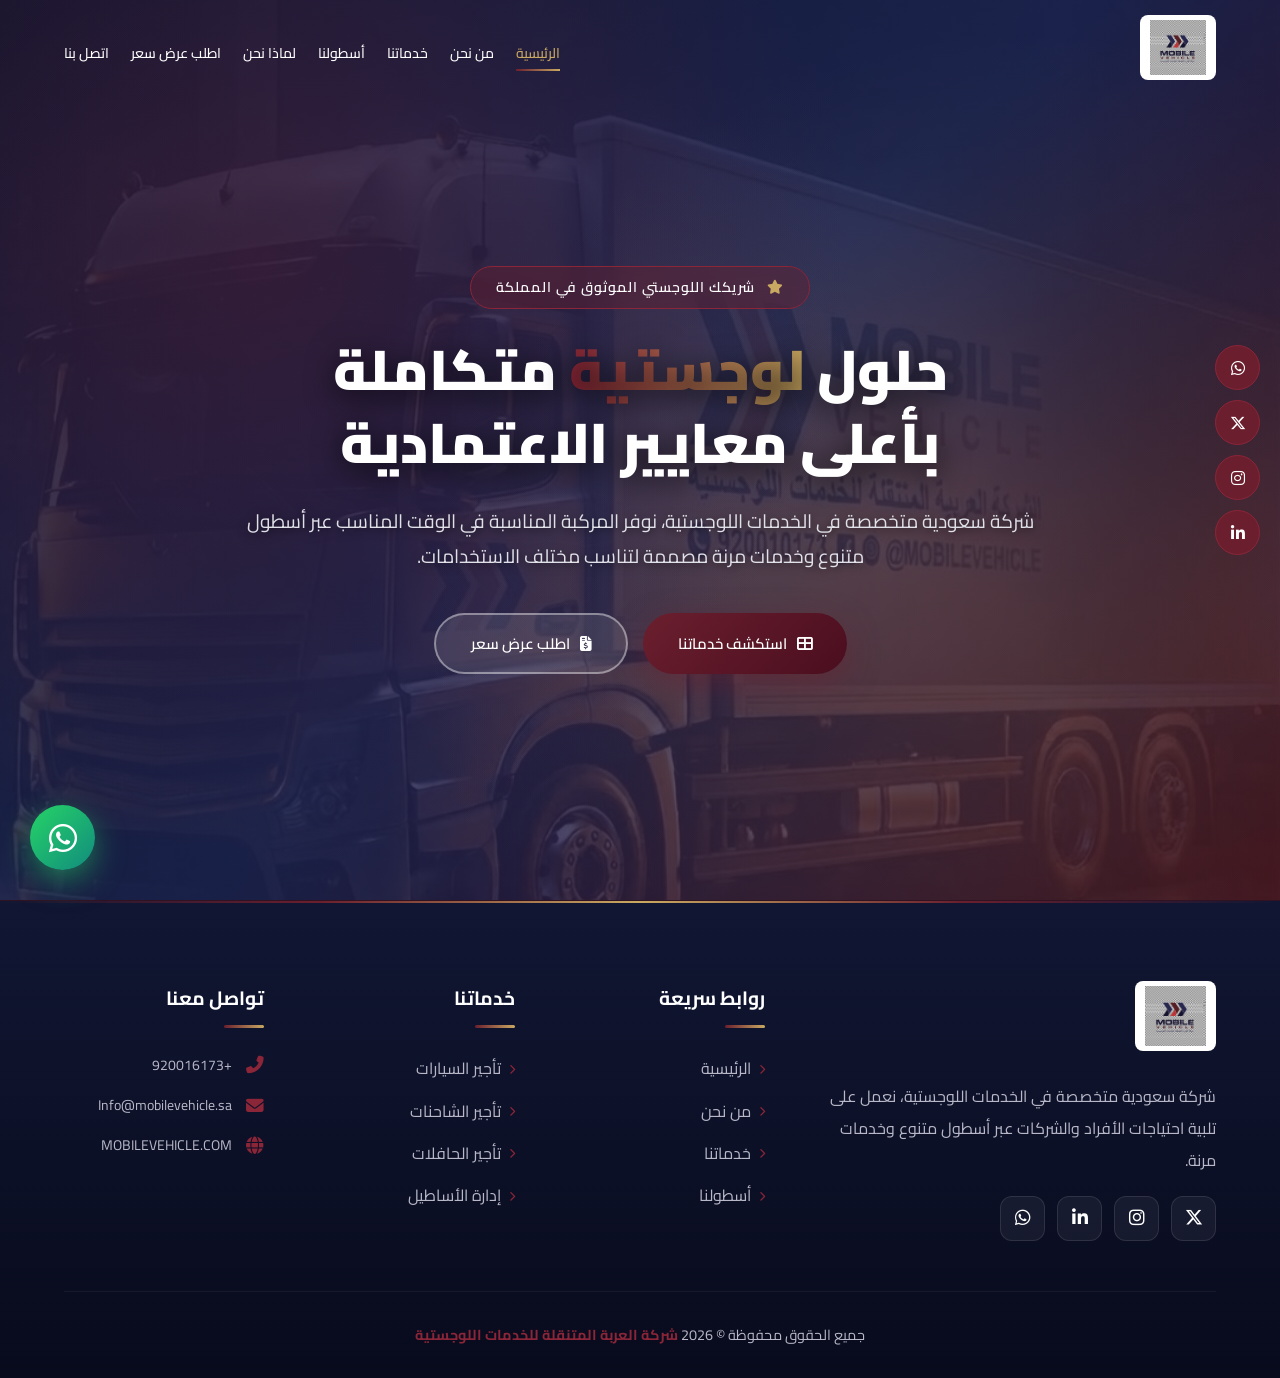
<file: index.html>
<!DOCTYPE html>
<html lang="ar" dir="rtl">
<head>
<meta charset="UTF-8">
<meta name="viewport" content="width=device-width, initial-scale=1.0">
<title>العربة المتنقلة | الرئيسية</title>
<link href="https://fonts.googleapis.com/css2?family=Cairo:wght@300;400;500;600;700;900&display=swap" rel="stylesheet">
<link rel="stylesheet" href="https://cdnjs.cloudflare.com/ajax/libs/font-awesome/6.5.1/css/all.min.css">
<link rel="stylesheet" href="style.css">
</head>
<body>

<div class="progress-bar" id="progressBar"></div>

<header id="mainHeader">
    <div class="logo"><a href="index.html"><img src="logo.jpeg" alt="شعار" class="logo-img"></a></div>
    <nav>
        <ul>
            <li><a href="index.html" class="active">الرئيسية</a></li>
            <li><a href="about.html">من نحن</a></li>
            <li><a href="services.html">خدماتنا</a></li>
            <li><a href="fleet.html">أسطولنا</a></li>
            <li><a href="why-us.html">لماذا نحن</a></li>
            <li><a href="quote.html">اطلب عرض سعر</a></li>
            <li><a href="contact.html">اتصل بنا</a></li>
        </ul>
    </nav>
</header>

<section class="hero" id="home">
    <div class="hero-content">
        <div class="hero-badge"><i class="fas fa-star"></i> شريكك اللوجستي الموثوق في المملكة</div>
        <h1>حلول <span>لوجستية</span> متكاملة<br>بأعلى معايير الاعتمادية</h1>
        <p>شركة سعودية متخصصة في الخدمات اللوجستية، نوفر المركبة المناسبة في الوقت المناسب عبر أسطول متنوع وخدمات مرنة مصممة لتناسب مختلف الاستخدامات.</p>
        <div class="hero-buttons">
            <a href="services.html" class="btn btn-primary"><i class="fas fa-th-large"></i> استكشف خدماتنا</a>
            <a href="quote.html" class="btn btn-outline"><i class="fas fa-file-invoice-dollar"></i> اطلب عرض سعر</a>
        </div>
    </div>
</section>

<div class="social-fixed">
    <a href="https://wa.me/966505509571" target="_blank" title="واتساب"><i class="fab fa-whatsapp"></i></a>
    <a href="https://x.com/Mobilevehiclesa" target="_blank" title="X"><i class="fab fa-x-twitter"></i></a>
    <a href="https://instagram.com/Mobilevehiclesa" target="_blank" title="انستقرام"><i class="fab fa-instagram"></i></a>
    <a href="https://linkedin.com/company/Mobilevehiclesa" target="_blank" title="لينكد إن"><i class="fab fa-linkedin-in"></i></a>
</div>

<footer>
    <div class="footer-content">
        <div class="footer-brand">
            <img src="logo.jpeg" alt="شعار">
            <p>شركة سعودية متخصصة في الخدمات اللوجستية، نعمل على تلبية احتياجات الأفراد والشركات عبر أسطول متنوع وخدمات مرنة.</p>
            <div class="social-links">
                <a href="https://x.com/Mobilevehiclesa" target="_blank"><i class="fab fa-x-twitter"></i></a>
                <a href="https://instagram.com/Mobilevehiclesa" target="_blank"><i class="fab fa-instagram"></i></a>
                <a href="https://linkedin.com/company/Mobilevehiclesa" target="_blank"><i class="fab fa-linkedin-in"></i></a>
                <a href="https://wa.me/966505509571" target="_blank"><i class="fab fa-whatsapp"></i></a>
            </div>
        </div>
        <div class="footer-col">
            <h3>روابط سريعة</h3>
            <ul>
                <li><a href="index.html">الرئيسية</a></li>
                <li><a href="about.html">من نحن</a></li>
                <li><a href="services.html">خدماتنا</a></li>
                <li><a href="fleet.html">أسطولنا</a></li>
            </ul>
        </div>
        <div class="footer-col">
            <h3>خدماتنا</h3>
            <ul>
                <li><a href="service-details.html?service=cars">تأجير السيارات</a></li>
                <li><a href="service-details.html?service=trucks">تأجير الشاحنات</a></li>
                <li><a href="service-details.html?service=buses">تأجير الحافلات</a></li>
                <li><a href="service-details.html?service=fleet">إدارة الأساطيل</a></li>
            </ul>
        </div>
        <div class="footer-col contact-info">
            <h3>تواصل معنا</h3>
            <p><i class="fas fa-phone-alt"></i> <a href="tel:+920016173">+920016173</a></p>
            <p><i class="fas fa-envelope"></i> <a href="mailto:Info@mobilevehicle.sa">Info@mobilevehicle.sa</a></p>
            <p><i class="fas fa-globe"></i> <a href="https://MOBILEVEHICLE.COM" target="_blank">MOBILEVEHICLE.COM</a></p>
        </div>
    </div>
    <div class="footer-bottom">
        جميع الحقوق محفوظة &copy; 2026 <span>شركة العربة المتنقلة للخدمات اللوجستية</span>
    </div>
</footer>

<a href="https://wa.me/966505509571" class="whatsapp-float" target="_blank"><i class="fab fa-whatsapp"></i></a>
<button class="back-to-top" id="backToTop"><i class="fas fa-chevron-up"></i></button>

<script src="https://unpkg.com/aos@2.3.1/dist/aos.js"></script>
<script>
AOS.init({ duration: 1000, once: true });
const progressBar = document.getElementById('progressBar');
const header = document.getElementById('mainHeader');
const backToTop = document.getElementById('backToTop');
window.addEventListener('scroll', () => {
    const scrollTop = window.pageYOffset;
    const docHeight = document.documentElement.scrollHeight - window.innerHeight;
    progressBar.style.width = (scrollTop / docHeight) * 100 + '%';
    header.classList.toggle('scrolled', scrollTop > 100);
    backToTop.classList.toggle('show', scrollTop > 500);
});
backToTop.addEventListener('click', () => window.scrollTo({ top: 0, behavior: 'smooth' }));
</script>
</body>
</html>
</file>
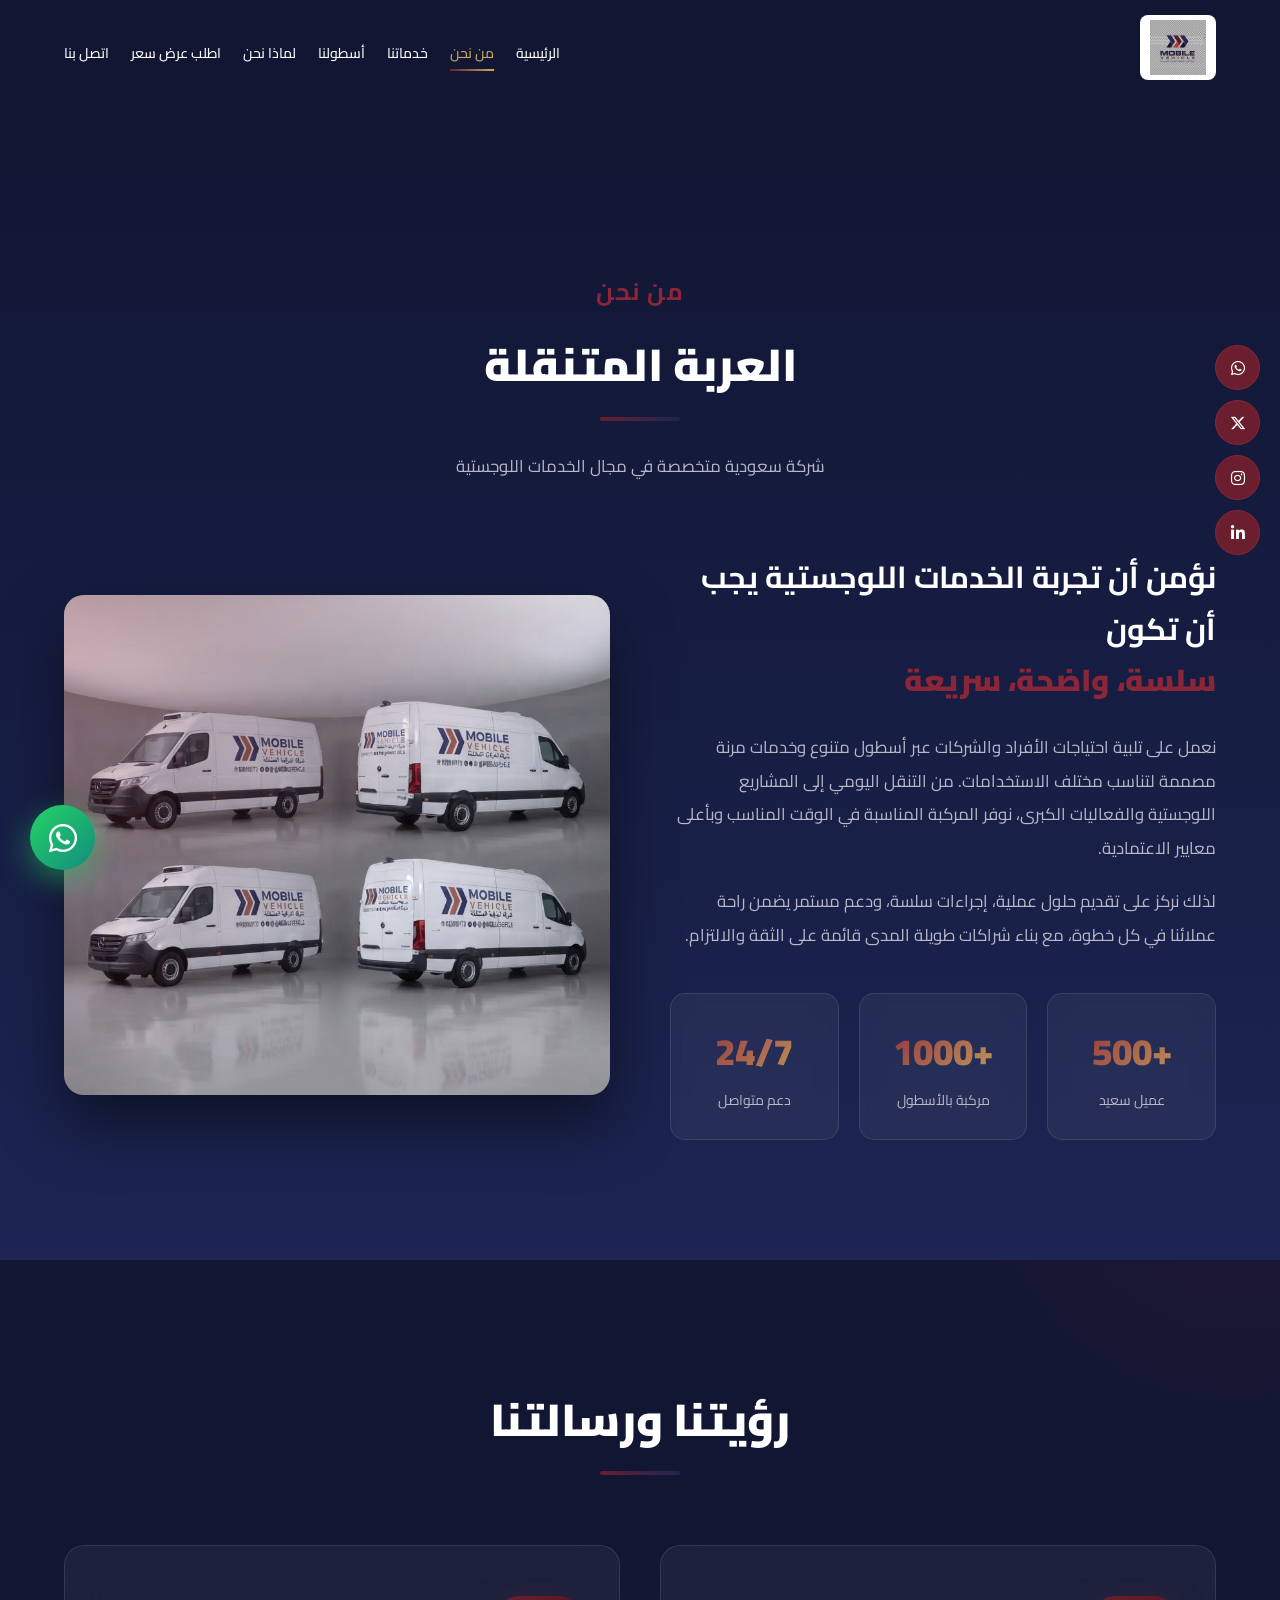
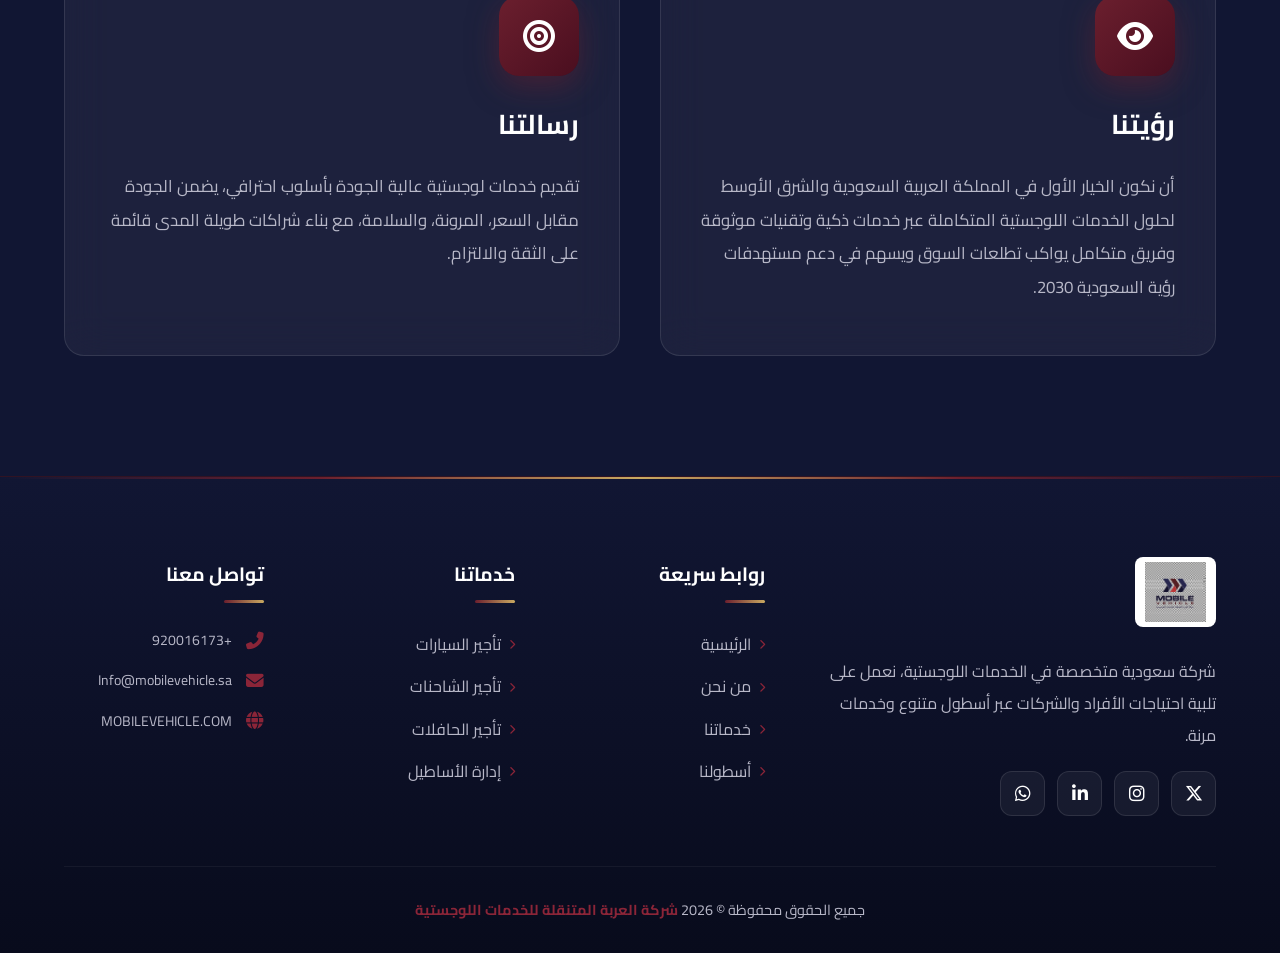
<file: about.html>
<!DOCTYPE html>
<html lang="ar" dir="rtl">
<head>
<meta charset="UTF-8">
<meta name="viewport" content="width=device-width, initial-scale=1.0">
<title>العربة المتنقلة | من نحن</title>
<link href="https://fonts.googleapis.com/css2?family=Cairo:wght@300;400;500;600;700;900&display=swap" rel="stylesheet">
<link rel="stylesheet" href="https://cdnjs.cloudflare.com/ajax/libs/font-awesome/6.5.1/css/all.min.css">
<link rel="stylesheet" href="style.css">
</head>
<body>

<div class="progress-bar" id="progressBar"></div>

<header id="mainHeader">
    <div class="logo"><a href="index.html"><img src="logo.jpeg" alt="شعار" class="logo-img"></a></div>
    <nav>
        <ul>
            <li><a href="index.html">الرئيسية</a></li>
            <li><a href="about.html" class="active">من نحن</a></li>
            <li><a href="services.html">خدماتنا</a></li>
            <li><a href="fleet.html">أسطولنا</a></li>
            <li><a href="why-us.html">لماذا نحن</a></li>
            <li><a href="quote.html">اطلب عرض سعر</a></li>
            <li><a href="contact.html">اتصل بنا</a></li>
        </ul>
    </nav>
</header>

<div class="inner-page">
    <section class="about-section" id="about">
        <div class="section-title" data-aos="fade-up">
            <span class="section-label">من نحن</span>
            <h2>العربة المتنقلة</h2>
            <p>شركة سعودية متخصصة في مجال الخدمات اللوجستية</p>
        </div>
        <div class="about-content">
            <div class="about-text" data-aos="fade-left" data-aos-duration="1000">
                <h3>نؤمن أن تجربة الخدمات اللوجستية يجب أن تكون<br><span class="highlight-text">سلسة، واضحة، سريعة</span></h3>
                <p>نعمل على تلبية احتياجات الأفراد والشركات عبر أسطول متنوع وخدمات مرنة مصممة لتناسب مختلف الاستخدامات. من التنقل اليومي إلى المشاريع اللوجستية والفعاليات الكبرى، نوفر المركبة المناسبة في الوقت المناسب وبأعلى معايير الاعتمادية.</p>
                <p>لذلك نركز على تقديم حلول عملية، إجراءات سلسة، ودعم مستمر يضمن راحة عملائنا في كل خطوة، مع بناء شراكات طويلة المدى قائمة على الثقة والالتزام.</p>
                <div class="about-stats">
                    <div class="stat-box"><span class="num">+500</span><span class="label">عميل سعيد</span></div>
                    <div class="stat-box"><span class="num">+1000</span><span class="label">مركبة بالأسطول</span></div>
                    <div class="stat-box"><span class="num">24/7</span><span class="label">دعم متواصل</span></div>
                </div>
            </div>
            <div class="about-image" data-aos="fade-right" data-aos-duration="1000">
                <img src="about-fleet.jpeg" alt="أسطول العربة المتنقلة">
            </div>
        </div>
    </section>

    <section class="vision-section">
        <div class="section-title" data-aos="fade-up">
            <h2>رؤيتنا ورسالتنا</h2>
        </div>
        <div class="vision-grid">
            <div class="vision-card" data-aos="fade-left" data-aos-duration="1000">
                <div class="vision-icon"><i class="fas fa-eye"></i></div>
                <h3>رؤيتنا</h3>
                <p>أن نكون الخيار الأول في المملكة العربية السعودية والشرق الأوسط لحلول الخدمات اللوجستية المتكاملة عبر خدمات ذكية وتقنيات موثوقة وفريق متكامل يواكب تطلعات السوق ويسهم في دعم مستهدفات رؤية السعودية 2030.</p>
            </div>
            <div class="vision-card" data-aos="fade-right" data-aos-duration="1000">
                <div class="vision-icon"><i class="fas fa-bullseye"></i></div>
                <h3>رسالتنا</h3>
                <p>تقديم خدمات لوجستية عالية الجودة بأسلوب احترافي، يضمن الجودة مقابل السعر، المرونة، والسلامة، مع بناء شراكات طويلة المدى قائمة على الثقة والالتزام.</p>
            </div>
        </div>
    </section>
</div>

<div class="social-fixed">
    <a href="https://wa.me/966505509571" target="_blank"><i class="fab fa-whatsapp"></i></a>
    <a href="https://x.com/Mobilevehiclesa" target="_blank"><i class="fab fa-x-twitter"></i></a>
    <a href="https://instagram.com/Mobilevehiclesa" target="_blank"><i class="fab fa-instagram"></i></a>
    <a href="https://linkedin.com/company/Mobilevehiclesa" target="_blank"><i class="fab fa-linkedin-in"></i></a>
</div>

<footer>
    <!-- نفس الفوتر السابق -->
    <div class="footer-content">
        <div class="footer-brand">
            <img src="logo.jpeg" alt="شعار">
            <p>شركة سعودية متخصصة في الخدمات اللوجستية، نعمل على تلبية احتياجات الأفراد والشركات عبر أسطول متنوع وخدمات مرنة.</p>
            <div class="social-links">
                <a href="https://x.com/Mobilevehiclesa" target="_blank"><i class="fab fa-x-twitter"></i></a>
                <a href="https://instagram.com/Mobilevehiclesa" target="_blank"><i class="fab fa-instagram"></i></a>
                <a href="https://linkedin.com/company/Mobilevehiclesa" target="_blank"><i class="fab fa-linkedin-in"></i></a>
                <a href="https://wa.me/966505509571" target="_blank"><i class="fab fa-whatsapp"></i></a>
            </div>
        </div>
        <div class="footer-col">
            <h3>روابط سريعة</h3>
            <ul>
                <li><a href="index.html">الرئيسية</a></li>
                <li><a href="about.html">من نحن</a></li>
                <li><a href="services.html">خدماتنا</a></li>
                <li><a href="fleet.html">أسطولنا</a></li>
            </ul>
        </div>
        <div class="footer-col">
            <h3>خدماتنا</h3>
            <ul>
                <li><a href="service-details.html?service=cars">تأجير السيارات</a></li>
                <li><a href="service-details.html?service=trucks">تأجير الشاحنات</a></li>
                <li><a href="service-details.html?service=buses">تأجير الحافلات</a></li>
                <li><a href="service-details.html?service=fleet">إدارة الأساطيل</a></li>
            </ul>
        </div>
        <div class="footer-col contact-info">
            <h3>تواصل معنا</h3>
            <p><i class="fas fa-phone-alt"></i> <a href="tel:+920016173">+920016173</a></p>
            <p><i class="fas fa-envelope"></i> <a href="mailto:Info@mobilevehicle.sa">Info@mobilevehicle.sa</a></p>
            <p><i class="fas fa-globe"></i> <a href="https://MOBILEVEHICLE.COM" target="_blank">MOBILEVEHICLE.COM</a></p>
        </div>
    </div>
    <div class="footer-bottom">جميع الحقوق محفوظة &copy; 2026 <span>شركة العربة المتنقلة للخدمات اللوجستية</span></div>
</footer>

<a href="https://wa.me/966505509571" class="whatsapp-float" target="_blank"><i class="fab fa-whatsapp"></i></a>
<button class="back-to-top" id="backToTop"><i class="fas fa-chevron-up"></i></button>

<script src="https://unpkg.com/aos@2.3.1/dist/aos.js"></script>
<script>
AOS.init({ duration: 1000, once: true });
const progressBar = document.getElementById('progressBar');
const header = document.getElementById('mainHeader');
const backToTop = document.getElementById('backToTop');
window.addEventListener('scroll', () => {
    const scrollTop = window.pageYOffset;
    const docHeight = document.documentElement.scrollHeight - window.innerHeight;
    progressBar.style.width = (scrollTop / docHeight) * 100 + '%';
    header.classList.toggle('scrolled', scrollTop > 100);
    backToTop.classList.toggle('show', scrollTop > 500);
});
backToTop.addEventListener('click', () => window.scrollTo({ top: 0, behavior: 'smooth' }));
</script>
</body>
</html>
</file>
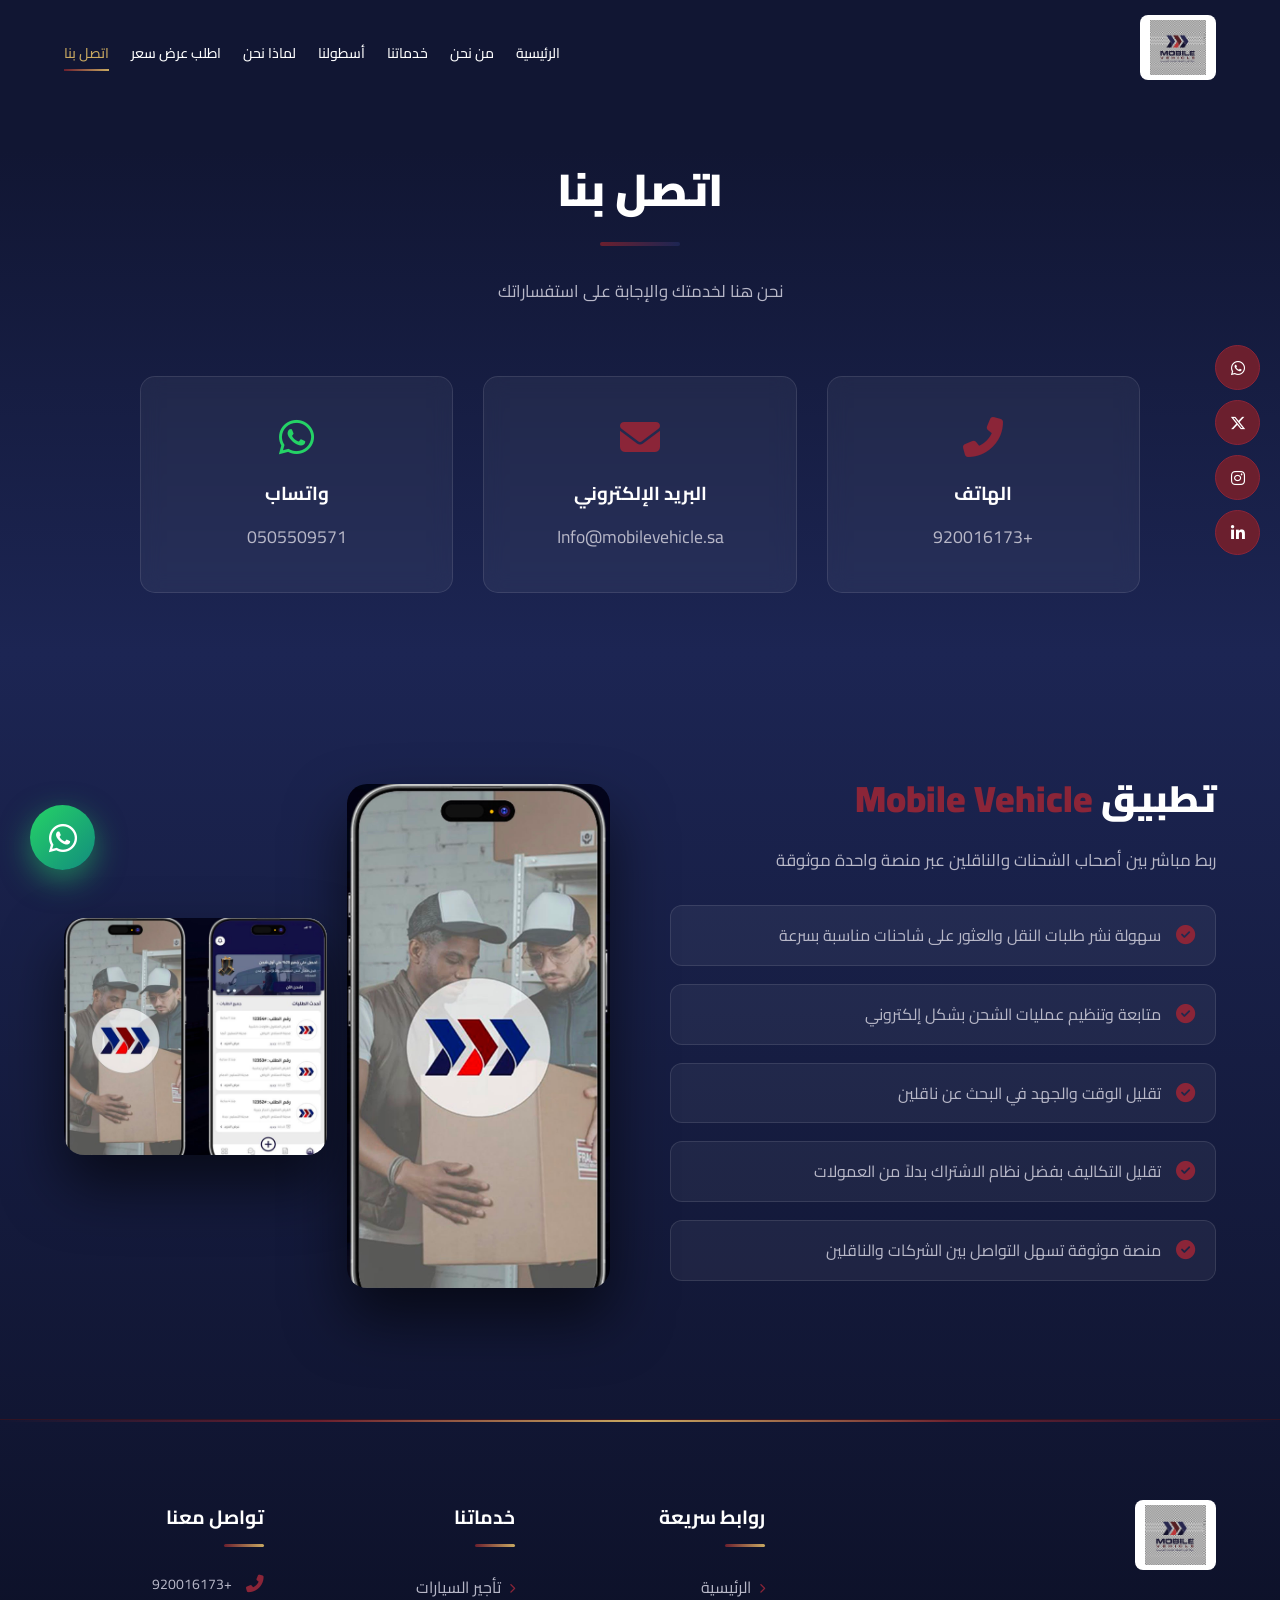
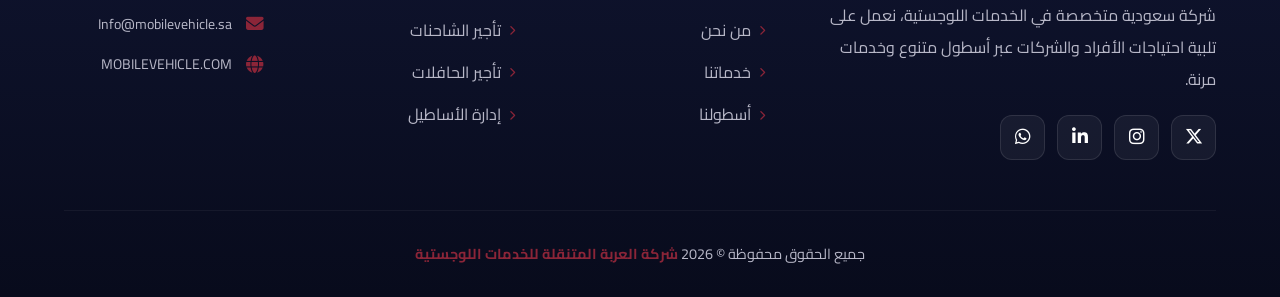
<file: contact.html>
<!DOCTYPE html>
<html lang="ar" dir="rtl">
<head>
<meta charset="UTF-8">
<meta name="viewport" content="width=device-width, initial-scale=1.0">
<title>العربة المتنقلة | اتصل بنا</title>
<link href="https://fonts.googleapis.com/css2?family=Cairo:wght@300;400;500;600;700;900&display=swap" rel="stylesheet">
<link rel="stylesheet" href="https://cdnjs.cloudflare.com/ajax/libs/font-awesome/6.5.1/css/all.min.css">
<link rel="stylesheet" href="style.css">
</head>
<body>

<div class="progress-bar" id="progressBar"></div>

<header id="mainHeader">
    <div class="logo"><a href="index.html"><img src="logo.jpeg" alt="شعار" class="logo-img"></a></div>
    <nav>
        <ul>
            <li><a href="index.html">الرئيسية</a></li>
            <li><a href="about.html">من نحن</a></li>
            <li><a href="services.html">خدماتنا</a></li>
            <li><a href="fleet.html">أسطولنا</a></li>
            <li><a href="why-us.html">لماذا نحن</a></li>
            <li><a href="quote.html">اطلب عرض سعر</a></li>
            <li><a href="contact.html" class="active">اتصل بنا</a></li>
        </ul>
    </nav>
</header>

<div class="inner-page">
    <section class="about-section" style="padding-bottom: 60px; padding-top: 0;">
        <div class="section-title" data-aos="fade-up">
            <h2>اتصل بنا</h2>
            <p>نحن هنا لخدمتك والإجابة على استفساراتك</p>
        </div>
        <div style="display: grid; grid-template-columns: repeat(auto-fit, minmax(250px, 1fr)); gap: 30px; max-width: 1000px; margin: 0 auto;">
            <div class="stat-box" style="padding: 40px 20px;">
                <i class="fas fa-phone-alt" style="font-size: 2.5rem; color: var(--maroon-bright); margin-bottom: 20px;"></i>
                <h3 style="color: var(--white); margin-bottom: 10px;">الهاتف</h3>
                <a href="tel:+920016173" style="color: var(--text-gray); text-decoration: none; font-size: 1.1rem;">+920016173</a>
            </div>
            <div class="stat-box" style="padding: 40px 20px;">
                <i class="fas fa-envelope" style="font-size: 2.5rem; color: var(--maroon-bright); margin-bottom: 20px;"></i>
                <h3 style="color: var(--white); margin-bottom: 10px;">البريد الإلكتروني</h3>
                <a href="mailto:Info@mobilevehicle.sa" style="color: var(--text-gray); text-decoration: none; font-size: 1.1rem;">Info@mobilevehicle.sa</a>
            </div>
            <div class="stat-box" style="padding: 40px 20px;">
                <i class="fab fa-whatsapp" style="font-size: 2.5rem; color: #25d366; margin-bottom: 20px;"></i>
                <h3 style="color: var(--white); margin-bottom: 10px;">واتساب</h3>
                <a href="https://wa.me/966505509571" target="_blank" style="color: var(--text-gray); text-decoration: none; font-size: 1.1rem;">0505509571</a>
            </div>
        </div>
    </section>

    <section class="app-section">
        <div class="app-container">
            <div class="app-text" data-aos="fade-left" data-aos-duration="1000">
                <h3>تطبيق <span>Mobile Vehicle</span></h3>
                <p>ربط مباشر بين أصحاب الشحنات والناقلين عبر منصة واحدة موثوقة</p>
                <ul class="app-features">
                    <li><i class="fas fa-check-circle"></i> سهولة نشر طلبات النقل والعثور على شاحنات مناسبة بسرعة</li>
                    <li><i class="fas fa-check-circle"></i> متابعة وتنظيم عمليات الشحن بشكل إلكتروني</li>
                    <li><i class="fas fa-check-circle"></i> تقليل الوقت والجهد في البحث عن ناقلين</li>
                    <li><i class="fas fa-check-circle"></i> تقليل التكاليف بفضل نظام الاشتراك بدلاً من العمولات</li>
                    <li><i class="fas fa-check-circle"></i> منصة موثوقة تسهل التواصل بين الشركات والناقلين</li>
                </ul>
            </div>
            <div class="app-images" data-aos="fade-right" data-aos-duration="1000">
                <img src="app1.jpeg" alt="تطبيق موبايل فيكل - شاشتان">
                <img src="app2.jpeg" alt="تطبيق موبايل فيكل - شاشة واحدة">
            </div>
        </div>
    </section>
</div>

<div class="social-fixed">
    <a href="https://wa.me/966505509571" target="_blank"><i class="fab fa-whatsapp"></i></a>
    <a href="https://x.com/Mobilevehiclesa" target="_blank"><i class="fab fa-x-twitter"></i></a>
    <a href="https://instagram.com/Mobilevehiclesa" target="_blank"><i class="fab fa-instagram"></i></a>
    <a href="https://linkedin.com/company/Mobilevehiclesa" target="_blank"><i class="fab fa-linkedin-in"></i></a>
</div>

<footer>
    <!-- انسخي نفس الفوتر السابق هنا -->
    <div class="footer-content">
        <div class="footer-brand">
            <img src="logo.jpeg" alt="شعار">
            <p>شركة سعودية متخصصة في الخدمات اللوجستية، نعمل على تلبية احتياجات الأفراد والشركات عبر أسطول متنوع وخدمات مرنة.</p>
            <div class="social-links">
                <a href="https://x.com/Mobilevehiclesa" target="_blank"><i class="fab fa-x-twitter"></i></a>
                <a href="https://instagram.com/Mobilevehiclesa" target="_blank"><i class="fab fa-instagram"></i></a>
                <a href="https://linkedin.com/company/Mobilevehiclesa" target="_blank"><i class="fab fa-linkedin-in"></i></a>
                <a href="https://wa.me/966505509571" target="_blank"><i class="fab fa-whatsapp"></i></a>
            </div>
        </div>
        <div class="footer-col">
            <h3>روابط سريعة</h3>
            <ul>
                <li><a href="index.html">الرئيسية</a></li>
                <li><a href="about.html">من نحن</a></li>
                <li><a href="services.html">خدماتنا</a></li>
                <li><a href="fleet.html">أسطولنا</a></li>
            </ul>
        </div>
        <div class="footer-col">
            <h3>خدماتنا</h3>
            <ul>
                <li><a href="service-details.html?service=cars">تأجير السيارات</a></li>
                <li><a href="service-details.html?service=trucks">تأجير الشاحنات</a></li>
                <li><a href="service-details.html?service=buses">تأجير الحافلات</a></li>
                <li><a href="service-details.html?service=fleet">إدارة الأساطيل</a></li>
            </ul>
        </div>
        <div class="footer-col contact-info">
            <h3>تواصل معنا</h3>
            <p><i class="fas fa-phone-alt"></i> <a href="tel:+920016173">+920016173</a></p>
            <p><i class="fas fa-envelope"></i> <a href="mailto:Info@mobilevehicle.sa">Info@mobilevehicle.sa</a></p>
            <p><i class="fas fa-globe"></i> <a href="https://MOBILEVEHICLE.COM" target="_blank">MOBILEVEHICLE.COM</a></p>
        </div>
    </div>
    <div class="footer-bottom">جميع الحقوق محفوظة &copy; 2026 <span>شركة العربة المتنقلة للخدمات اللوجستية</span></div>
</footer>

<a href="https://wa.me/966505509571" class="whatsapp-float" target="_blank"><i class="fab fa-whatsapp"></i></a>
<button class="back-to-top" id="backToTop"><i class="fas fa-chevron-up"></i></button>

<script src="https://unpkg.com/aos@2.3.1/dist/aos.js"></script>
<script>
AOS.init({ duration: 1000, once: true });
const progressBar = document.getElementById('progressBar');
const header = document.getElementById('mainHeader');
const backToTop = document.getElementById('backToTop');
window.addEventListener('scroll', () => {
    const scrollTop = window.pageYOffset;
    const docHeight = document.documentElement.scrollHeight - window.innerHeight;
    progressBar.style.width = (scrollTop / docHeight) * 100 + '%';
    header.classList.toggle('scrolled', scrollTop > 100);
    backToTop.classList.toggle('show', scrollTop > 500);
});
backToTop.addEventListener('click', () => window.scrollTo({ top: 0, behavior: 'smooth' }));
</script>
</body>
</html>
</file>
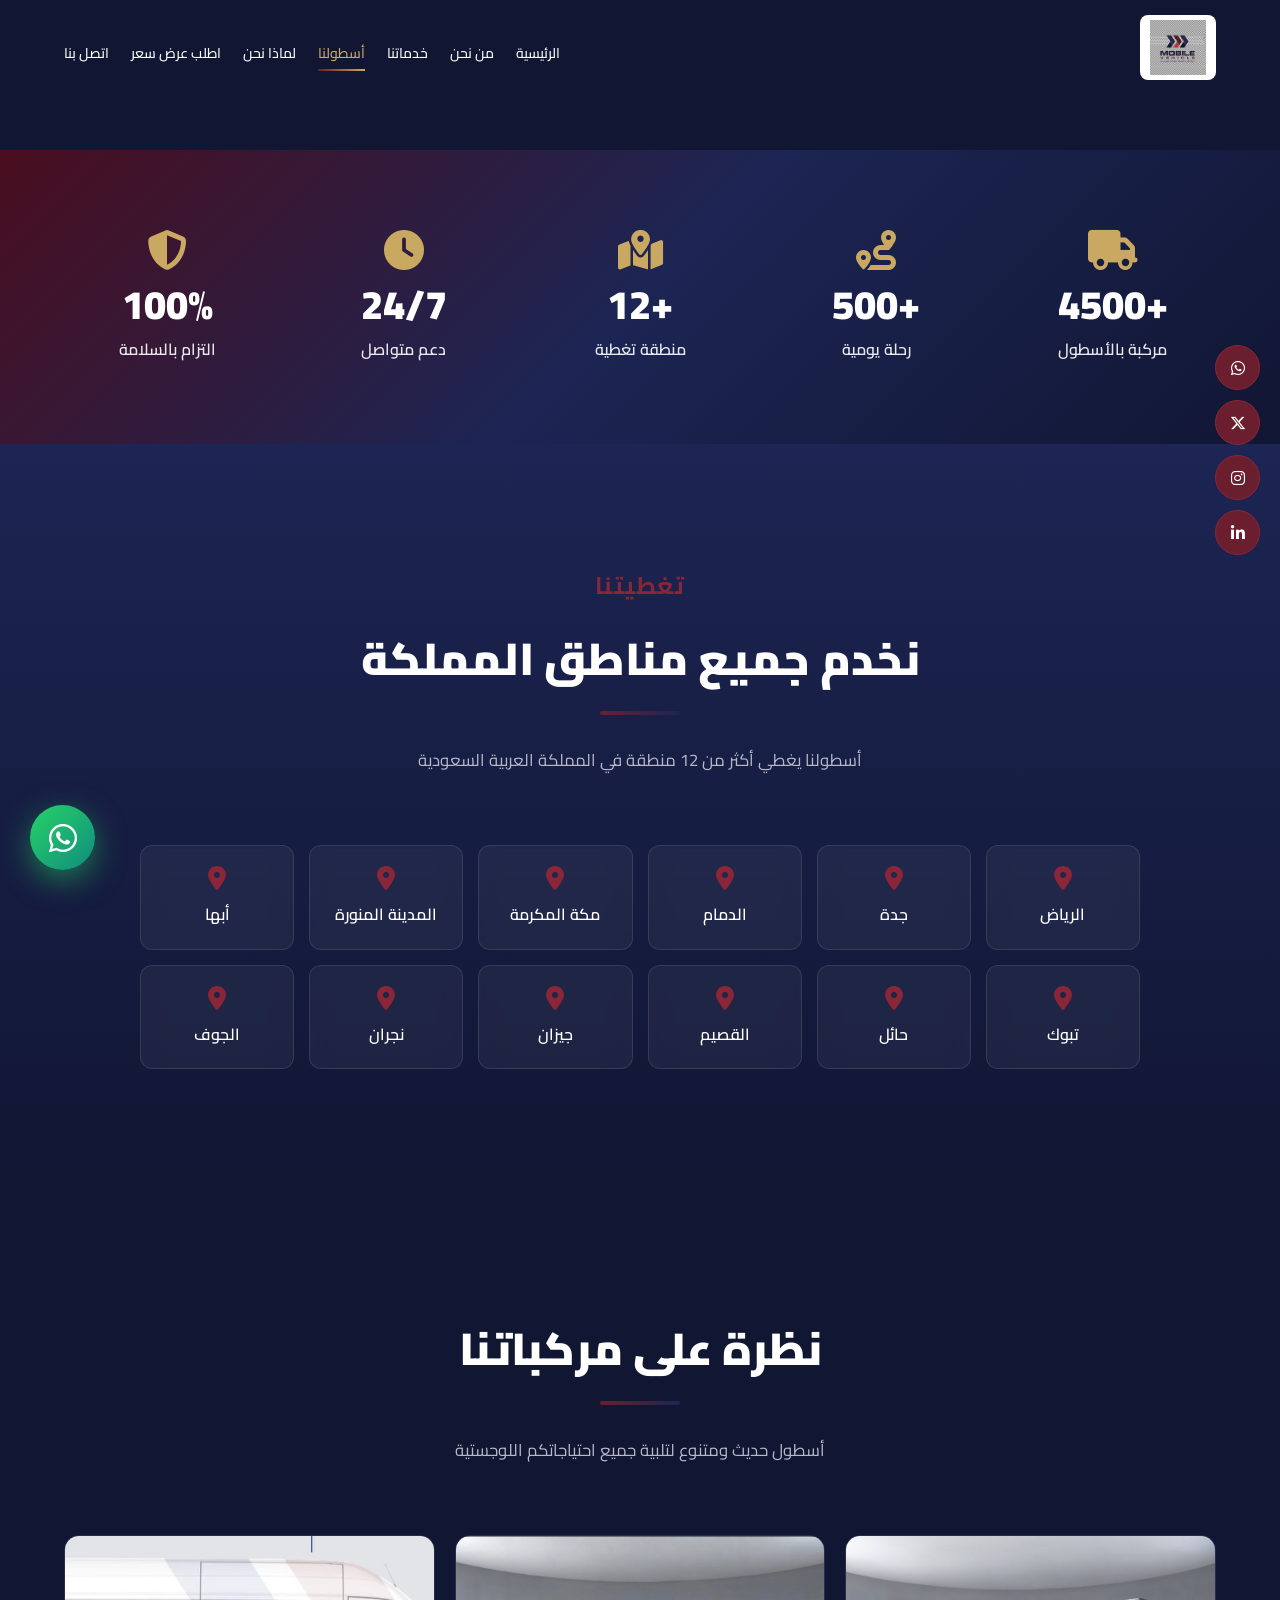
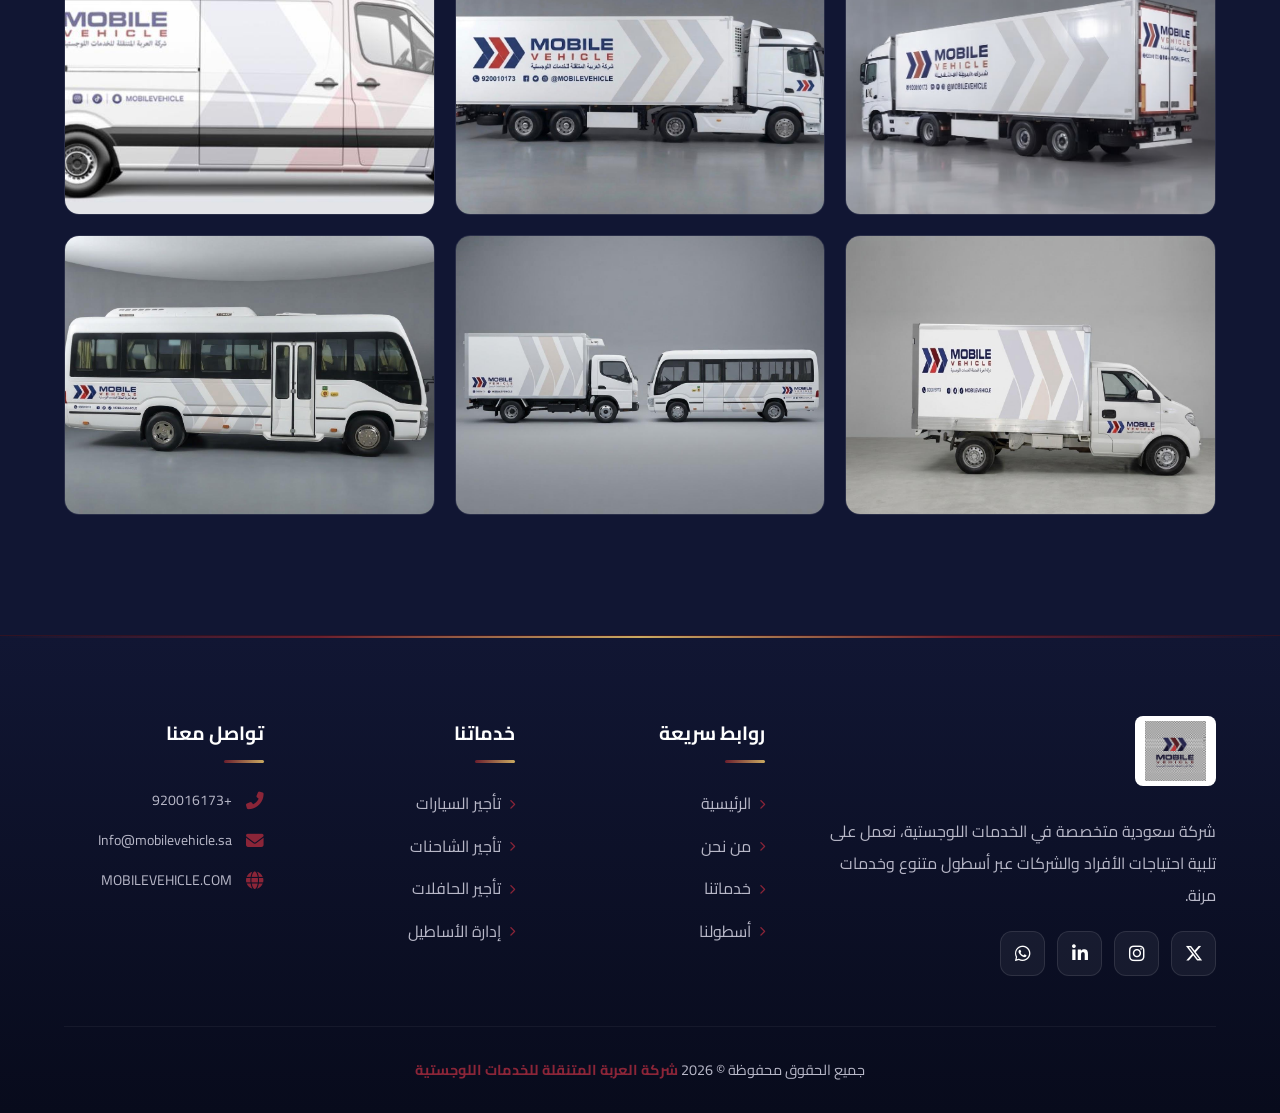
<file: fleet.html>
<!DOCTYPE html>
<html lang="ar" dir="rtl">
<head>
<meta charset="UTF-8">
<meta name="viewport" content="width=device-width, initial-scale=1.0">
<title>العربة المتنقلة | أسطولنا</title>
<link href="https://fonts.googleapis.com/css2?family=Cairo:wght@300;400;500;600;700;900&display=swap" rel="stylesheet">
<link rel="stylesheet" href="https://cdnjs.cloudflare.com/ajax/libs/font-awesome/6.5.1/css/all.min.css">
<link rel="stylesheet" href="style.css">
</head>
<body>

<div class="progress-bar" id="progressBar"></div>

<header id="mainHeader">
    <div class="logo"><a href="index.html"><img src="logo.jpeg" alt="شعار" class="logo-img"></a></div>
    <nav>
        <ul>
            <li><a href="index.html">الرئيسية</a></li>
            <li><a href="about.html">من نحن</a></li>
            <li><a href="services.html">خدماتنا</a></li>
            <li><a href="fleet.html" class="active">أسطولنا</a></li>
            <li><a href="why-us.html">لماذا نحن</a></li>
            <li><a href="quote.html">اطلب عرض سعر</a></li>
            <li><a href="contact.html">اتصل بنا</a></li>
        </ul>
    </nav>
</header>

<div class="inner-page">
    <section class="stats-bar">
        <div class="stats-container">
            <div class="stat-item" data-aos="zoom-in" data-aos-delay="0">
                <i class="fas fa-truck"></i>
                <span class="stat-num">+4500</span>
                <div class="stat-label">مركبة بالأسطول</div>
            </div>
            <div class="stat-item" data-aos="zoom-in" data-aos-delay="100">
                <i class="fas fa-route"></i>
                <span class="stat-num">+500</span>
                <div class="stat-label">رحلة يومية</div>
            </div>
            <div class="stat-item" data-aos="zoom-in" data-aos-delay="200">
                <i class="fas fa-map-marked-alt"></i>
                <span class="stat-num">+12</span>
                <div class="stat-label">منطقة تغطية</div>
            </div>
            <div class="stat-item" data-aos="zoom-in" data-aos-delay="300">
                <i class="fas fa-clock"></i>
                <span class="stat-num">24/7</span>
                <div class="stat-label">دعم متواصل</div>
            </div>
            <div class="stat-item" data-aos="zoom-in" data-aos-delay="400">
                <i class="fas fa-shield-alt"></i>
                <span class="stat-num">100%</span>
                <div class="stat-label">التزام بالسلامة</div>
            </div>
        </div>
    </section>

    <section class="coverage-section">
        <div class="section-title" data-aos="fade-up">
            <span class="section-label">تغطيتنا</span>
            <h2>نخدم جميع مناطق المملكة</h2>
            <p>أسطولنا يغطي أكثر من 12 منطقة في المملكة العربية السعودية</p>
        </div>
        <div class="coverage-grid">
            <div class="coverage-city" data-aos="zoom-in" data-aos-delay="0"><i class="fas fa-map-marker-alt"></i><span>الرياض</span></div>
            <div class="coverage-city" data-aos="zoom-in" data-aos-delay="50"><i class="fas fa-map-marker-alt"></i><span>جدة</span></div>
            <div class="coverage-city" data-aos="zoom-in" data-aos-delay="100"><i class="fas fa-map-marker-alt"></i><span>الدمام</span></div>
            <div class="coverage-city" data-aos="zoom-in" data-aos-delay="150"><i class="fas fa-map-marker-alt"></i><span>مكة المكرمة</span></div>
            <div class="coverage-city" data-aos="zoom-in" data-aos-delay="200"><i class="fas fa-map-marker-alt"></i><span>المدينة المنورة</span></div>
            <div class="coverage-city" data-aos="zoom-in" data-aos-delay="250"><i class="fas fa-map-marker-alt"></i><span>أبها</span></div>
            <div class="coverage-city" data-aos="zoom-in" data-aos-delay="300"><i class="fas fa-map-marker-alt"></i><span>تبوك</span></div>
            <div class="coverage-city" data-aos="zoom-in" data-aos-delay="350"><i class="fas fa-map-marker-alt"></i><span>حائل</span></div>
            <div class="coverage-city" data-aos="zoom-in" data-aos-delay="400"><i class="fas fa-map-marker-alt"></i><span>القصيم</span></div>
            <div class="coverage-city" data-aos="zoom-in" data-aos-delay="450"><i class="fas fa-map-marker-alt"></i><span>جيزان</span></div>
            <div class="coverage-city" data-aos="zoom-in" data-aos-delay="500"><i class="fas fa-map-marker-alt"></i><span>نجران</span></div>
            <div class="coverage-city" data-aos="zoom-in" data-aos-delay="550"><i class="fas fa-map-marker-alt"></i><span>الجوف</span></div>
        </div>
    </section>

    <section class="gallery-section" id="gallery">
        <div class="section-title" data-aos="fade-up">
            <h2>نظرة على مركباتنا</h2>
            <p>أسطول حديث ومتنوع لتلبية جميع احتياجاتكم اللوجستية</p>
        </div>
        <div class="gallery-grid">
            <div class="gallery-item" data-aos="fade-up" data-aos-delay="0"><img src="gallery1.jpeg" alt="شاحنة"></div>
            <div class="gallery-item" data-aos="fade-up" data-aos-delay="50"><img src="gallery2.jpeg" alt="فانات"></div>
            <div class="gallery-item" data-aos="fade-up" data-aos-delay="100"><img src="gallery3.jpeg" alt="عامل يغلّف الطرد"></div>
            <div class="gallery-item" data-aos="fade-up" data-aos-delay="150"><img src="gallery4.jpeg" alt="شاحنة صغيرة وحافلة"></div>
            <div class="gallery-item" data-aos="fade-up" data-aos-delay="200"><img src="gallery5.jpeg" alt="شاحنة صغيرة"></div>
            <div class="gallery-item" data-aos="fade-up" data-aos-delay="250"><img src="gallery6.jpeg" alt="فان أبيض"></div>
        </div>
    </section>
</div>

<div class="social-fixed">
    <a href="https://wa.me/966505509571" target="_blank"><i class="fab fa-whatsapp"></i></a>
    <a href="https://x.com/Mobilevehiclesa" target="_blank"><i class="fab fa-x-twitter"></i></a>
    <a href="https://instagram.com/Mobilevehiclesa" target="_blank"><i class="fab fa-instagram"></i></a>
    <a href="https://linkedin.com/company/Mobilevehiclesa" target="_blank"><i class="fab fa-linkedin-in"></i></a>
</div>

<footer>
    <!-- انسخي نفس الفوتر السابق هنا -->
    <div class="footer-content">
        <div class="footer-brand">
            <img src="logo.jpeg" alt="شعار">
            <p>شركة سعودية متخصصة في الخدمات اللوجستية، نعمل على تلبية احتياجات الأفراد والشركات عبر أسطول متنوع وخدمات مرنة.</p>
            <div class="social-links">
                <a href="https://x.com/Mobilevehiclesa" target="_blank"><i class="fab fa-x-twitter"></i></a>
                <a href="https://instagram.com/Mobilevehiclesa" target="_blank"><i class="fab fa-instagram"></i></a>
                <a href="https://linkedin.com/company/Mobilevehiclesa" target="_blank"><i class="fab fa-linkedin-in"></i></a>
                <a href="https://wa.me/966505509571" target="_blank"><i class="fab fa-whatsapp"></i></a>
            </div>
        </div>
        <div class="footer-col">
            <h3>روابط سريعة</h3>
            <ul>
                <li><a href="index.html">الرئيسية</a></li>
                <li><a href="about.html">من نحن</a></li>
                <li><a href="services.html">خدماتنا</a></li>
                <li><a href="fleet.html">أسطولنا</a></li>
            </ul>
        </div>
        <div class="footer-col">
            <h3>خدماتنا</h3>
            <ul>
                <li><a href="service-details.html?service=cars">تأجير السيارات</a></li>
                <li><a href="service-details.html?service=trucks">تأجير الشاحنات</a></li>
                <li><a href="service-details.html?service=buses">تأجير الحافلات</a></li>
                <li><a href="service-details.html?service=fleet">إدارة الأساطيل</a></li>
            </ul>
        </div>
        <div class="footer-col contact-info">
            <h3>تواصل معنا</h3>
            <p><i class="fas fa-phone-alt"></i> <a href="tel:+920016173">+920016173</a></p>
            <p><i class="fas fa-envelope"></i> <a href="mailto:Info@mobilevehicle.sa">Info@mobilevehicle.sa</a></p>
            <p><i class="fas fa-globe"></i> <a href="https://MOBILEVEHICLE.COM" target="_blank">MOBILEVEHICLE.COM</a></p>
        </div>
    </div>
    <div class="footer-bottom">جميع الحقوق محفوظة &copy; 2026 <span>شركة العربة المتنقلة للخدمات اللوجستية</span></div>
</footer>

<a href="https://wa.me/966505509571" class="whatsapp-float" target="_blank"><i class="fab fa-whatsapp"></i></a>
<button class="back-to-top" id="backToTop"><i class="fas fa-chevron-up"></i></button>

<script src="https://unpkg.com/aos@2.3.1/dist/aos.js"></script>
<script>
AOS.init({ duration: 1000, once: true });
const progressBar = document.getElementById('progressBar');
const header = document.getElementById('mainHeader');
const backToTop = document.getElementById('backToTop');
window.addEventListener('scroll', () => {
    const scrollTop = window.pageYOffset;
    const docHeight = document.documentElement.scrollHeight - window.innerHeight;
    progressBar.style.width = (scrollTop / docHeight) * 100 + '%';
    header.classList.toggle('scrolled', scrollTop > 100);
    backToTop.classList.toggle('show', scrollTop > 500);
});
backToTop.addEventListener('click', () => window.scrollTo({ top: 0, behavior: 'smooth' }));
</script>
</body>
</html>
</file>
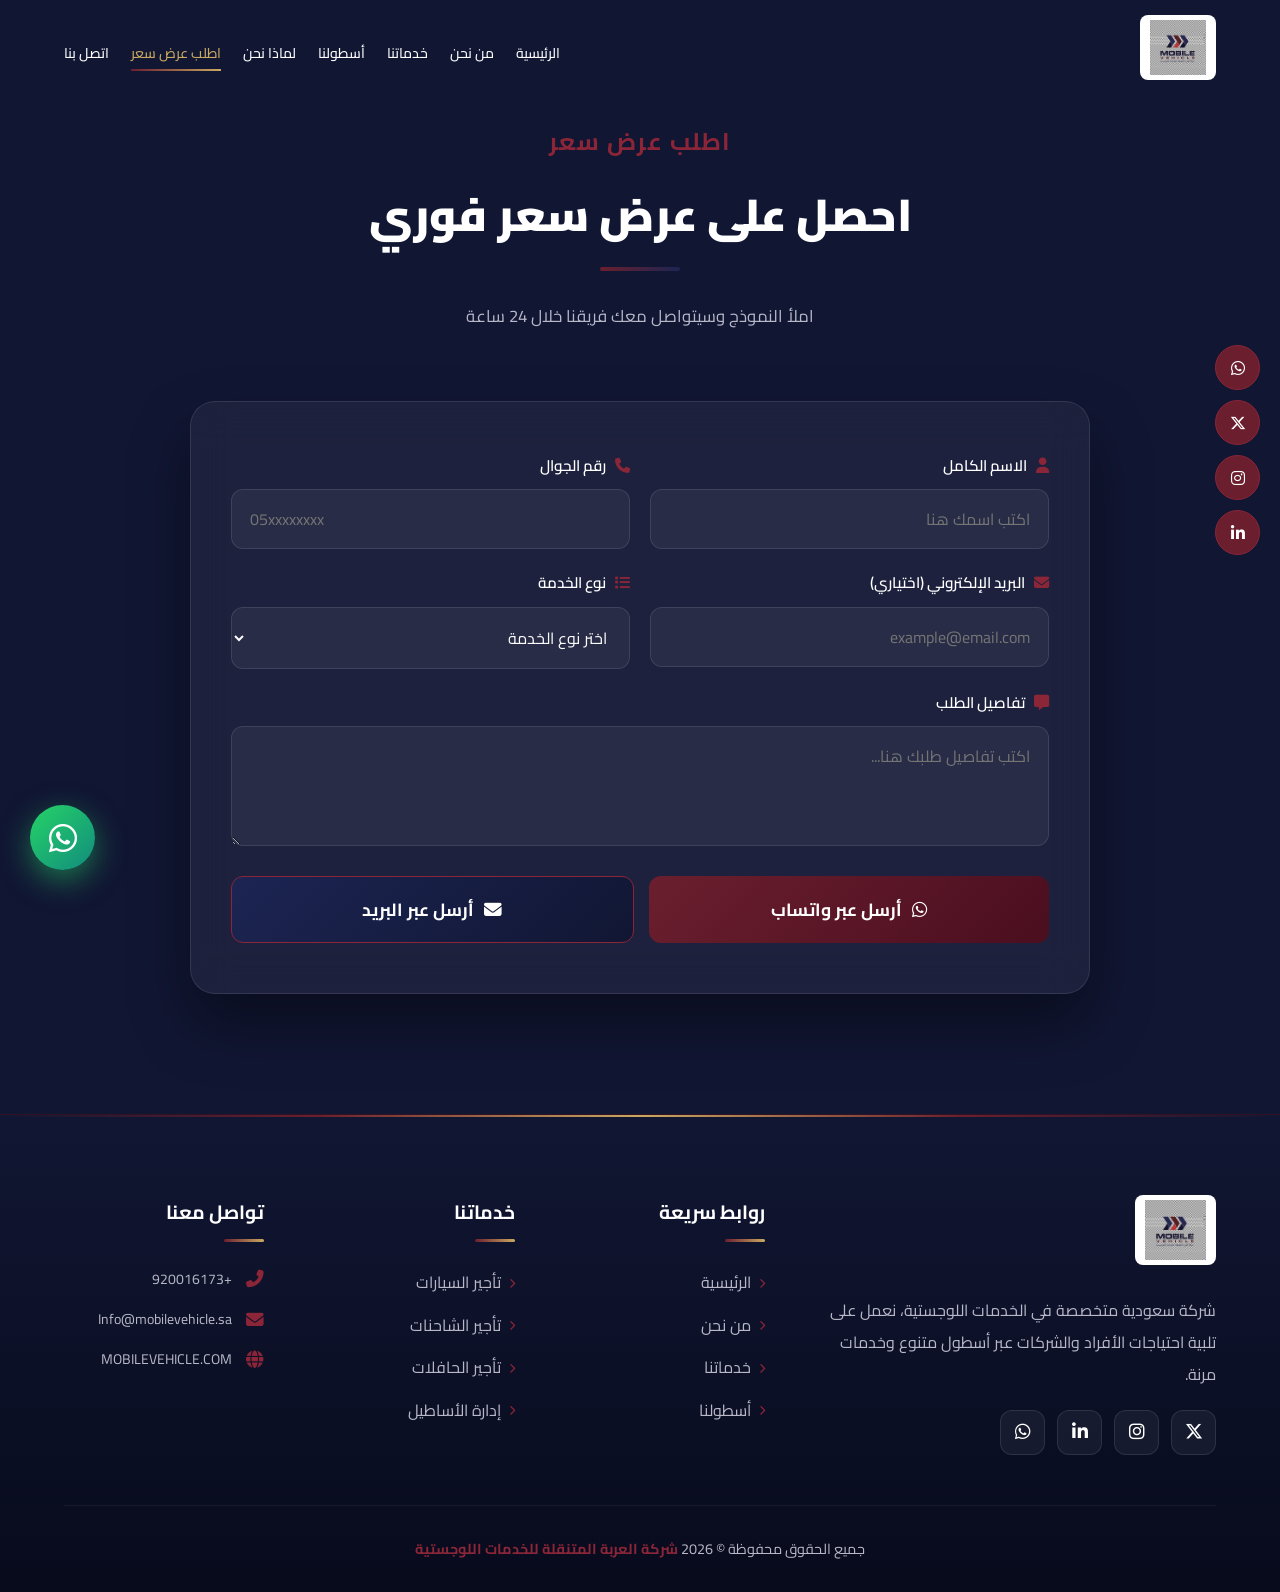
<file: quote.html>
<!DOCTYPE html>
<html lang="ar" dir="rtl">
<head>
<meta charset="UTF-8">
<meta name="viewport" content="width=device-width, initial-scale=1.0">
<title>العربة المتنقلة | اطلب عرض سعر</title>
<link href="https://fonts.googleapis.com/css2?family=Cairo:wght@300;400;500;600;700;900&display=swap" rel="stylesheet">
<link rel="stylesheet" href="https://cdnjs.cloudflare.com/ajax/libs/font-awesome/6.5.1/css/all.min.css">
<link rel="stylesheet" href="style.css">
</head>
<body>

<div class="progress-bar" id="progressBar"></div>

<header id="mainHeader">
    <div class="logo"><a href="index.html"><img src="logo.jpeg" alt="شعار" class="logo-img"></a></div>
    <nav>
        <ul>
            <li><a href="index.html">الرئيسية</a></li>
            <li><a href="about.html">من نحن</a></li>
            <li><a href="services.html">خدماتنا</a></li>
            <li><a href="fleet.html">أسطولنا</a></li>
            <li><a href="why-us.html">لماذا نحن</a></li>
            <li><a href="quote.html" class="active">اطلب عرض سعر</a></li>
            <li><a href="contact.html">اتصل بنا</a></li>
        </ul>
    </nav>
</header>

<section class="quote-section inner-page" id="quote">
    <div class="section-title" data-aos="fade-up">
        <span class="section-label">اطلب عرض سعر</span>
        <h2>احصل على عرض سعر فوري</h2>
        <p>املأ النموذج وسيتواصل معك فريقنا خلال 24 ساعة</p>
    </div>
    <div class="quote-container">
        <form class="quote-form" id="quoteForm" data-aos="zoom-in-up">
            <div class="form-row">
                <div class="form-group">
                    <label for="name"><i class="fas fa-user"></i> الاسم الكامل</label>
                    <input type="text" id="name" placeholder="اكتب اسمك هنا" required>
                </div>
                <div class="form-group">
                    <label for="phone"><i class="fas fa-phone"></i> رقم الجوال</label>
                    <input type="tel" id="phone" placeholder="05xxxxxxxx" required>
                </div>
            </div>
            
            <div class="form-row">
                <div class="form-group">
                    <label for="email"><i class="fas fa-envelope"></i> البريد الإلكتروني (اختياري)</label>
                    <input type="email" id="email" placeholder="example@email.com">
                </div>
                <div class="form-group">
                    <label for="service"><i class="fas fa-list"></i> نوع الخدمة</label>
                    <select id="service" required>
                        <option value="">اختر نوع الخدمة</option>
                        <option value="تأجير سيارات">تأجير سيارات</option>
                        <option value="تأجير شاحنات">تأجير شاحنات</option>
                        <option value="تأجير حافلات">تأجير حافلات</option>
                        <option value="إدارة أساطيل">إدارة أساطيل</option>
                    </select>
                </div>
            </div>

            <div class="form-group form-full" style="margin-bottom: 20px;">
                <label for="details"><i class="fas fa-comment-alt"></i> تفاصيل الطلب</label>
                <textarea id="details" placeholder="اكتب تفاصيل طلبك هنا..." style="width: 100%;"></textarea>
            </div>

            <div class="form-buttons">
                <button type="button" class="quote-submit" id="sendWhatsapp" style="flex: 1;">
                    <i class="fab fa-whatsapp"></i> أرسل عبر واتساب
                </button>
                <button type="button" class="quote-submit btn-email" id="sendEmail" style="flex: 1;">
                    <i class="fas fa-envelope"></i> أرسل عبر البريد
                </button>
            </div>
        </form>
    </div>
</section>

<div class="social-fixed">
    <a href="https://wa.me/966505509571" target="_blank"><i class="fab fa-whatsapp"></i></a>
    <a href="https://x.com/Mobilevehiclesa" target="_blank"><i class="fab fa-x-twitter"></i></a>
    <a href="https://instagram.com/Mobilevehiclesa" target="_blank"><i class="fab fa-instagram"></i></a>
    <a href="https://linkedin.com/company/Mobilevehiclesa" target="_blank"><i class="fab fa-linkedin-in"></i></a>
</div>

<footer>
    <div class="footer-content">
        <div class="footer-brand">
            <img src="logo.jpeg" alt="شعار">
            <p>شركة سعودية متخصصة في الخدمات اللوجستية، نعمل على تلبية احتياجات الأفراد والشركات عبر أسطول متنوع وخدمات مرنة.</p>
            <div class="social-links">
                <a href="https://x.com/Mobilevehiclesa" target="_blank"><i class="fab fa-x-twitter"></i></a>
                <a href="https://instagram.com/Mobilevehiclesa" target="_blank"><i class="fab fa-instagram"></i></a>
                <a href="https://linkedin.com/company/Mobilevehiclesa" target="_blank"><i class="fab fa-linkedin-in"></i></a>
                <a href="https://wa.me/966505509571" target="_blank"><i class="fab fa-whatsapp"></i></a>
            </div>
        </div>
        <div class="footer-col">
            <h3>روابط سريعة</h3>
            <ul>
                <li><a href="index.html">الرئيسية</a></li>
                <li><a href="about.html">من نحن</a></li>
                <li><a href="services.html">خدماتنا</a></li>
                <li><a href="fleet.html">أسطولنا</a></li>
            </ul>
        </div>
        <div class="footer-col">
            <h3>خدماتنا</h3>
            <ul>
                <li><a href="service-details.html?service=cars">تأجير السيارات</a></li>
                <li><a href="service-details.html?service=trucks">تأجير الشاحنات</a></li>
                <li><a href="service-details.html?service=buses">تأجير الحافلات</a></li>
                <li><a href="service-details.html?service=fleet">إدارة الأساطيل</a></li>
            </ul>
        </div>
        <div class="footer-col contact-info">
            <h3>تواصل معنا</h3>
            <p><i class="fas fa-phone-alt"></i> <a href="tel:+920016173">+920016173</a></p>
            <p><i class="fas fa-envelope"></i> <a href="mailto:Info@mobilevehicle.sa">Info@mobilevehicle.sa</a></p>
            <p><i class="fas fa-globe"></i> <a href="https://MOBILEVEHICLE.COM" target="_blank">MOBILEVEHICLE.COM</a></p>
        </div>
    </div>
    <div class="footer-bottom">جميع الحقوق محفوظة &copy; 2026 <span>شركة العربة المتنقلة للخدمات اللوجستية</span></div>
</footer>

<a href="https://wa.me/966505509571" class="whatsapp-float" target="_blank"><i class="fab fa-whatsapp"></i></a>
<button class="back-to-top" id="backToTop"><i class="fas fa-chevron-up"></i></button>

<script src="https://unpkg.com/aos@2.3.1/dist/aos.js"></script>
<script>
AOS.init({ duration: 1000, once: true });
const progressBar = document.getElementById('progressBar');
const header = document.getElementById('mainHeader');
const backToTop = document.getElementById('backToTop');
window.addEventListener('scroll', () => {
    const scrollTop = window.pageYOffset;
    const docHeight = document.documentElement.scrollHeight - window.innerHeight;
    progressBar.style.width = (scrollTop / docHeight) * 100 + '%';
    header.classList.toggle('scrolled', scrollTop > 100);
    backToTop.classList.toggle('show', scrollTop > 500);
});
backToTop.addEventListener('click', () => window.scrollTo({ top: 0, behavior: 'smooth' }));

// إرسال الواتساب
document.getElementById('sendWhatsapp').addEventListener('click', function() {
    const name = document.getElementById('name').value;
    const phone = document.getElementById('phone').value;
    const email = document.getElementById('email').value || 'غير متوفر';
    const service = document.getElementById('service').value;
    const details = document.getElementById('details').value || 'لا توجد تفاصيل إضافية';
    
    if(!name || !phone || !service) { alert('يرجى تعبئة الحقول الأساسية'); return; }

    const message = `*طلب عرض سعر جديد*\n\n👤 *الاسم:* ${name}\n📱 *الجوال:* ${phone}\n📧 *البريد:* ${email}\n🛎 *الخدمة:* ${service}\n📝 *التفاصيل:* ${details}`;
    window.open(`https://wa.me/966505509571?text=${encodeURIComponent(message)}`, '_blank');
});

// إرسال البريد الإلكتروني (تعديل لفتح Gmail في المتصفح مباشرة)
document.getElementById('sendEmail').addEventListener('click', function() {
    const name = document.getElementById('name').value;
    const phone = document.getElementById('phone').value;
    const email = document.getElementById('email').value;
    const service = document.getElementById('service').value;
    const details = document.getElementById('details').value || 'لا توجد تفاصيل إضافية';
    
    if(!name || !phone || !service) { alert('يرجى تعبئة الحقول الأساسية'); return; }

    const subject = `طلب عرض سعر - ${service}`;
    const body = `مرحباً،\n\nأود طلب عرض سعر للخدمة التالية:\n\nالاسم: ${name}\nالجوال: ${phone}\nالبريد الإلكتروني: ${email}\nالخدمة المطلوبة: ${service}\n\nتفاصيل إضافية:\n${details}`;
    
    // فتح صفحة إنشاء رسالة جديدة في Gmail مباشرة على المتصفح
    const gmailLink = `https://mail.google.com/mail/?view=cm&fs=1&to=Info@mobilevehicle.sa&su=${encodeURIComponent(subject)}&body=${encodeURIComponent(body)}`;
    window.open(gmailLink, '_blank');
});
</script>
</body>
</html>
</file>
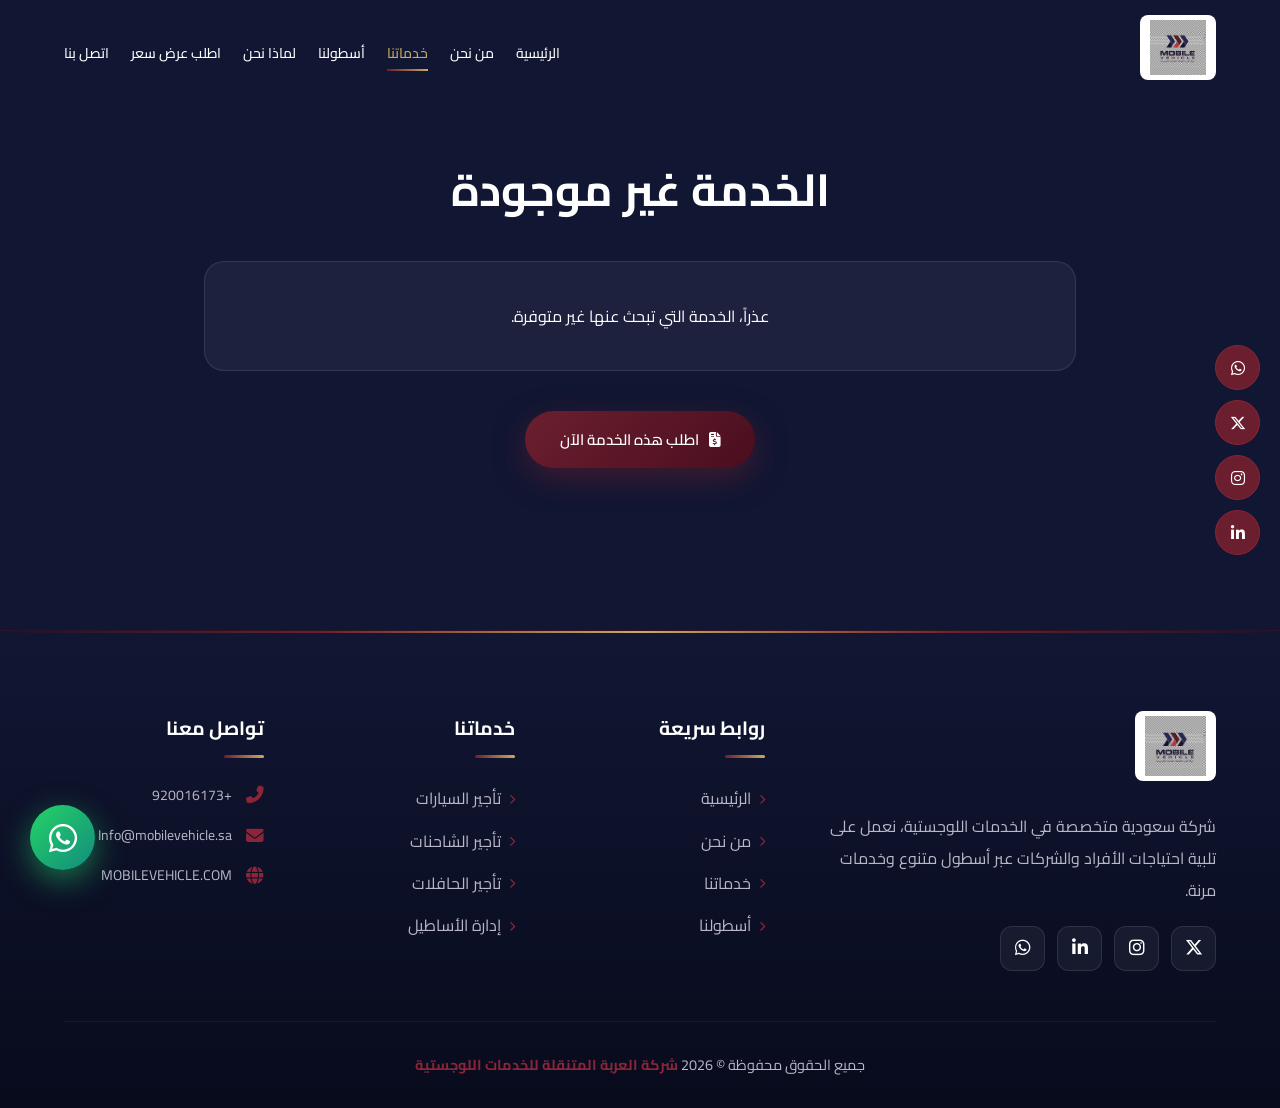
<file: service-details.html>
<!DOCTYPE html>
<html lang="ar" dir="rtl">
<head>
<meta charset="UTF-8">
<meta name="viewport" content="width=device-width, initial-scale=1.0">
<title>العربة المتنقلة | تفاصيل الخدمة</title>
<link href="https://fonts.googleapis.com/css2?family=Cairo:wght@300;400;500;600;700;900&display=swap" rel="stylesheet">
<link rel="stylesheet" href="https://cdnjs.cloudflare.com/ajax/libs/font-awesome/6.5.1/css/all.min.css">
<link rel="stylesheet" href="style.css">
</head>
<body>

<div class="progress-bar" id="progressBar"></div>

<header id="mainHeader">
    <div class="logo"><a href="index.html"><img src="logo.jpeg" alt="شعار" class="logo-img"></a></div>
    <nav>
        <ul>
            <li><a href="index.html">الرئيسية</a></li>
            <li><a href="about.html">من نحن</a></li>
            <li><a href="services.html" class="active">خدماتنا</a></li>
            <li><a href="fleet.html">أسطولنا</a></li>
            <li><a href="why-us.html">لماذا نحن</a></li>
            <li><a href="quote.html">اطلب عرض سعر</a></li>
            <li><a href="contact.html">اتصل بنا</a></li>
        </ul>
    </nav>
</header>

<section class="inner-page" style="padding-bottom: 120px; min-height: 70vh;">
    <div style="max-width: 1000px; margin: 0 auto; padding: 0 5%;">
        <h1 id="serviceTitle" style="font-size: 2.8rem; color: var(--white); margin-bottom: 30px; text-align: center;">جاري التحميل...</h1>
        
        <div id="serviceContent" style="background: var(--glass); padding: 40px; border-radius: 20px; border: 1px solid var(--glass-border);">
            <!-- سيتم تعبئة المحتوى هنا تلقائياً -->
        </div>
        
        <div style="text-align: center; margin-top: 40px;">
            <a href="quote.html" class="btn btn-primary"><i class="fas fa-file-invoice-dollar"></i> اطلب هذه الخدمة الآن</a>
        </div>
    </div>
</section>

<div class="social-fixed">
    <a href="https://wa.me/966505509571" target="_blank"><i class="fab fa-whatsapp"></i></a>
    <a href="https://x.com/Mobilevehiclesa" target="_blank"><i class="fab fa-x-twitter"></i></a>
    <a href="https://instagram.com/Mobilevehiclesa" target="_blank"><i class="fab fa-instagram"></i></a>
    <a href="https://linkedin.com/company/Mobilevehiclesa" target="_blank"><i class="fab fa-linkedin-in"></i></a>
</div>

<footer>
    <!-- انسخي نفس الفوتر السابق هنا -->
    <div class="footer-content">
        <div class="footer-brand">
            <img src="logo.jpeg" alt="شعار">
            <p>شركة سعودية متخصصة في الخدمات اللوجستية، نعمل على تلبية احتياجات الأفراد والشركات عبر أسطول متنوع وخدمات مرنة.</p>
            <div class="social-links">
                <a href="https://x.com/Mobilevehiclesa" target="_blank"><i class="fab fa-x-twitter"></i></a>
                <a href="https://instagram.com/Mobilevehiclesa" target="_blank"><i class="fab fa-instagram"></i></a>
                <a href="https://linkedin.com/company/Mobilevehiclesa" target="_blank"><i class="fab fa-linkedin-in"></i></a>
                <a href="https://wa.me/966505509571" target="_blank"><i class="fab fa-whatsapp"></i></a>
            </div>
        </div>
        <div class="footer-col">
            <h3>روابط سريعة</h3>
            <ul>
                <li><a href="index.html">الرئيسية</a></li>
                <li><a href="about.html">من نحن</a></li>
                <li><a href="services.html">خدماتنا</a></li>
                <li><a href="fleet.html">أسطولنا</a></li>
            </ul>
        </div>
        <div class="footer-col">
            <h3>خدماتنا</h3>
            <ul>
                <li><a href="service-details.html?service=cars">تأجير السيارات</a></li>
                <li><a href="service-details.html?service=trucks">تأجير الشاحنات</a></li>
                <li><a href="service-details.html?service=buses">تأجير الحافلات</a></li>
                <li><a href="service-details.html?service=fleet">إدارة الأساطيل</a></li>
            </ul>
        </div>
        <div class="footer-col contact-info">
            <h3>تواصل معنا</h3>
            <p><i class="fas fa-phone-alt"></i> <a href="tel:+920016173">+920016173</a></p>
            <p><i class="fas fa-envelope"></i> <a href="mailto:Info@mobilevehicle.sa">Info@mobilevehicle.sa</a></p>
            <p><i class="fas fa-globe"></i> <a href="https://MOBILEVEHICLE.COM" target="_blank">MOBILEVEHICLE.COM</a></p>
        </div>
    </div>
    <div class="footer-bottom">جميع الحقوق محفوظة &copy; 2026 <span>شركة العربة المتنقلة للخدمات اللوجستية</span></div>
</footer>

<a href="https://wa.me/966505509571" class="whatsapp-float" target="_blank"><i class="fab fa-whatsapp"></i></a>
<button class="back-to-top" id="backToTop"><i class="fas fa-chevron-up"></i></button>

<script src="https://unpkg.com/aos@2.3.1/dist/aos.js"></script>
<script>
AOS.init({ duration: 1000, once: true });
const progressBar = document.getElementById('progressBar');
const header = document.getElementById('mainHeader');
const backToTop = document.getElementById('backToTop');
window.addEventListener('scroll', () => {
    const scrollTop = window.pageYOffset;
    const docHeight = document.documentElement.scrollHeight - window.innerHeight;
    progressBar.style.width = (scrollTop / docHeight) * 100 + '%';
    header.classList.toggle('scrolled', scrollTop > 100);
    backToTop.classList.toggle('show', scrollTop > 500);
});
backToTop.addEventListener('click', () => window.scrollTo({ top: 0, behavior: 'smooth' }));

// الكود الديناميكي لصفحة التفاصيل
const urlParams = new URLSearchParams(window.location.search);
const service = urlParams.get('service');

const servicesData = {
    cars: {
        title: 'تأجير السيارات',
        image: 'https://images.unsplash.com/photo-1503376780353-7e6692767b70?q=80&w=2070&auto=format&fit=crop',
        content: `
            <h3 style="color: var(--maroon-bright); margin-bottom: 15px;">نوفر لك السيارة المناسبة لكل رحلة</h3>
            <p style="color: var(--text-gray); line-height: 2; margin-bottom: 20px;">نقدم أسطولاً متنوعاً يلبي جميع احتياجاتك، سواء للاستخدام الشخصي أو للشركات. جميع سياراتنا حديثة الموديلات وتخضع لصيانة دورية لضمان سلامتك وراحتك.</p>
            <h4 style="color: var(--white); margin: 20px 0 10px;">أنواع السيارات:</h4>
            <ul style="color: var(--text-gray); list-style: none; padding: 0;">
                <li style="margin-bottom: 10px;"><i class="fas fa-check" style="color: var(--gold); margin-left: 10px;"></i> سيارات اقتصادية وعملية للاستخدام اليومي.</li>
                <li style="margin-bottom: 10px;"><i class="fas fa-check" style="color: var(--gold); margin-left: 10px;"></i> سيارات فاخرة تناسب الأعمال والضيافة.</li>
                <li style="margin-bottom: 10px;"><i class="fas fa-check" style="color: var(--gold); margin-left: 10px;"></i> مركبات SUV للرحلات الداخلية والطرق الوعرة.</li>
            </ul>`
    },
    trucks: {
        title: 'تأجير الشاحنات',
        image: 'service-trucks.jpeg',
        content: `
            <h3 style="color: var(--maroon-bright); margin-bottom: 15px;">حلول النقل الثقيل والخفيف</h3>
            <p style="color: var(--text-gray); line-height: 2; margin-bottom: 20px;">نوفر شاحنات مجهزة بأحدث التقنيات لضمان نقل آمن وسريع لجميع أنواع البضائع والمعدات.</p>
            <h4 style="color: var(--white); margin: 20px 0 10px;">الخدمات المتوفرة:</h4>
            <ul style="color: var(--text-gray); list-style: none; padding: 0;">
                <li style="margin-bottom: 10px;"><i class="fas fa-check" style="color: var(--gold); margin-left: 10px;"></i> شاحنات خفيفة للنقل داخل المدن.</li>
                <li style="margin-bottom: 10px;"><i class="fas fa-check" style="color: var(--gold); margin-left: 10px;"></i> شاحنات ثقيلة للمشاريع والإنشاءات.</li>
                <li style="margin-bottom: 10px;"><i class="fas fa-check" style="color: var(--gold); margin-left: 10px;"></i> شاحنات مبردة للبضائع الحساسة.</li>
                <li style="margin-bottom: 10px;"><i class="fas fa-check" style="color: var(--gold); margin-left: 10px;"></i> خدمة سحب المركبات على الطريق.</li>
            </ul>`
    },
    buses: {
        title: 'تأجير الحافلات',
        image: 'https://images.unsplash.com/photo-1544620347-c4fd4a3d5957?q=80&w=2070&auto=format&fit=crop',
        content: `
            <h3 style="color: var(--maroon-bright); margin-bottom: 15px;">نقل جماعي مريح وآمن</h3>
            <p style="color: var(--text-gray); line-height: 2; margin-bottom: 20px;">نوفر حافلات حديثة ومكيفة تناسب جميع الفعاليات والمناسبات، مع سائقين محترفين لضمان رحلة سلسة.</p>
            <h4 style="color: var(--white); margin: 20px 0 10px;">أنواع النقل:</h4>
            <ul style="color: var(--text-gray); list-style: none; padding: 0;">
                <li style="margin-bottom: 10px;"><i class="fas fa-check" style="color: var(--gold); margin-left: 10px;"></i> نقل سياحي (بسائق أو بدون).</li>
                <li style="margin-bottom: 10px;"><i class="fas fa-check" style="color: var(--gold); margin-left: 10px;"></i> نقل متخصص للفعاليات والمعارض.</li>
                <li style="margin-bottom: 10px;"><i class="fas fa-check" style="color: var(--gold); margin-left: 10px;"></i> نقل متردد للموظفين والطلاب.</li>
            </ul>`
    },
    fleet: {
        title: 'إدارة الأساطيل',
        image: 'service-management1.jpeg',
        content: `
            <h3 style="color: var(--maroon-bright); margin-bottom: 15px;">دعنا ندير أسطولك بالكامل</h3>
            <p style="color: var(--text-gray); line-height: 2; margin-bottom: 20px;">نقدم حلولاً متكاملة للشركات والجهات الحكومية لإدارة وتشغيل الأساطيل بكفاءة عالية، مما يوفر عليك الوقت والتكاليف.</p>
            <h4 style="color: var(--white); margin: 20px 0 10px;">ما نقدمه:</h4>
            <ul style="color: var(--text-gray); list-style: none; padding: 0;">
                <li style="margin-bottom: 10px;"><i class="fas fa-check" style="color: var(--gold); margin-left: 10px;"></i> إدارة أساطيل متكاملة وصيانة دورية.</li>
                <li style="margin-bottom: 10px;"><i class="fas fa-check" style="color: var(--gold); margin-left: 10px;"></i> ضمان الجاهزية التشغيلية الكاملة.</li>
                <li style="margin-bottom: 10px;"><i class="fas fa-check" style="color: var(--gold); margin-left: 10px;"></i> عقود مؤسسية بأسعار تفضيلية.</li>
                <li style="margin-bottom: 10px;"><i class="fas fa-check" style="color: var(--gold); margin-left: 10px;"></i> تقارير دورية عن الأداء والتشغيل.</li>
            </ul>`
    }
};

if (servicesData[service]) {
    document.getElementById('serviceTitle').innerText = servicesData[service].title;
    document.getElementById('serviceContent').innerHTML = `
        <img src="${servicesData[service].image}" alt="${servicesData[service].title}" style="width: 100%; height: 350px; object-fit: cover; border-radius: 15px; margin-bottom: 30px;">
        ${servicesData[service].content}
    `;
} else {
    document.getElementById('serviceTitle').innerText = 'الخدمة غير موجودة';
    document.getElementById('serviceContent').innerHTML = '<p style="color: white; text-align: center;">عذراً، الخدمة التي تبحث عنها غير متوفرة.</p>';
}
</script>
</body>
</html>
</file>
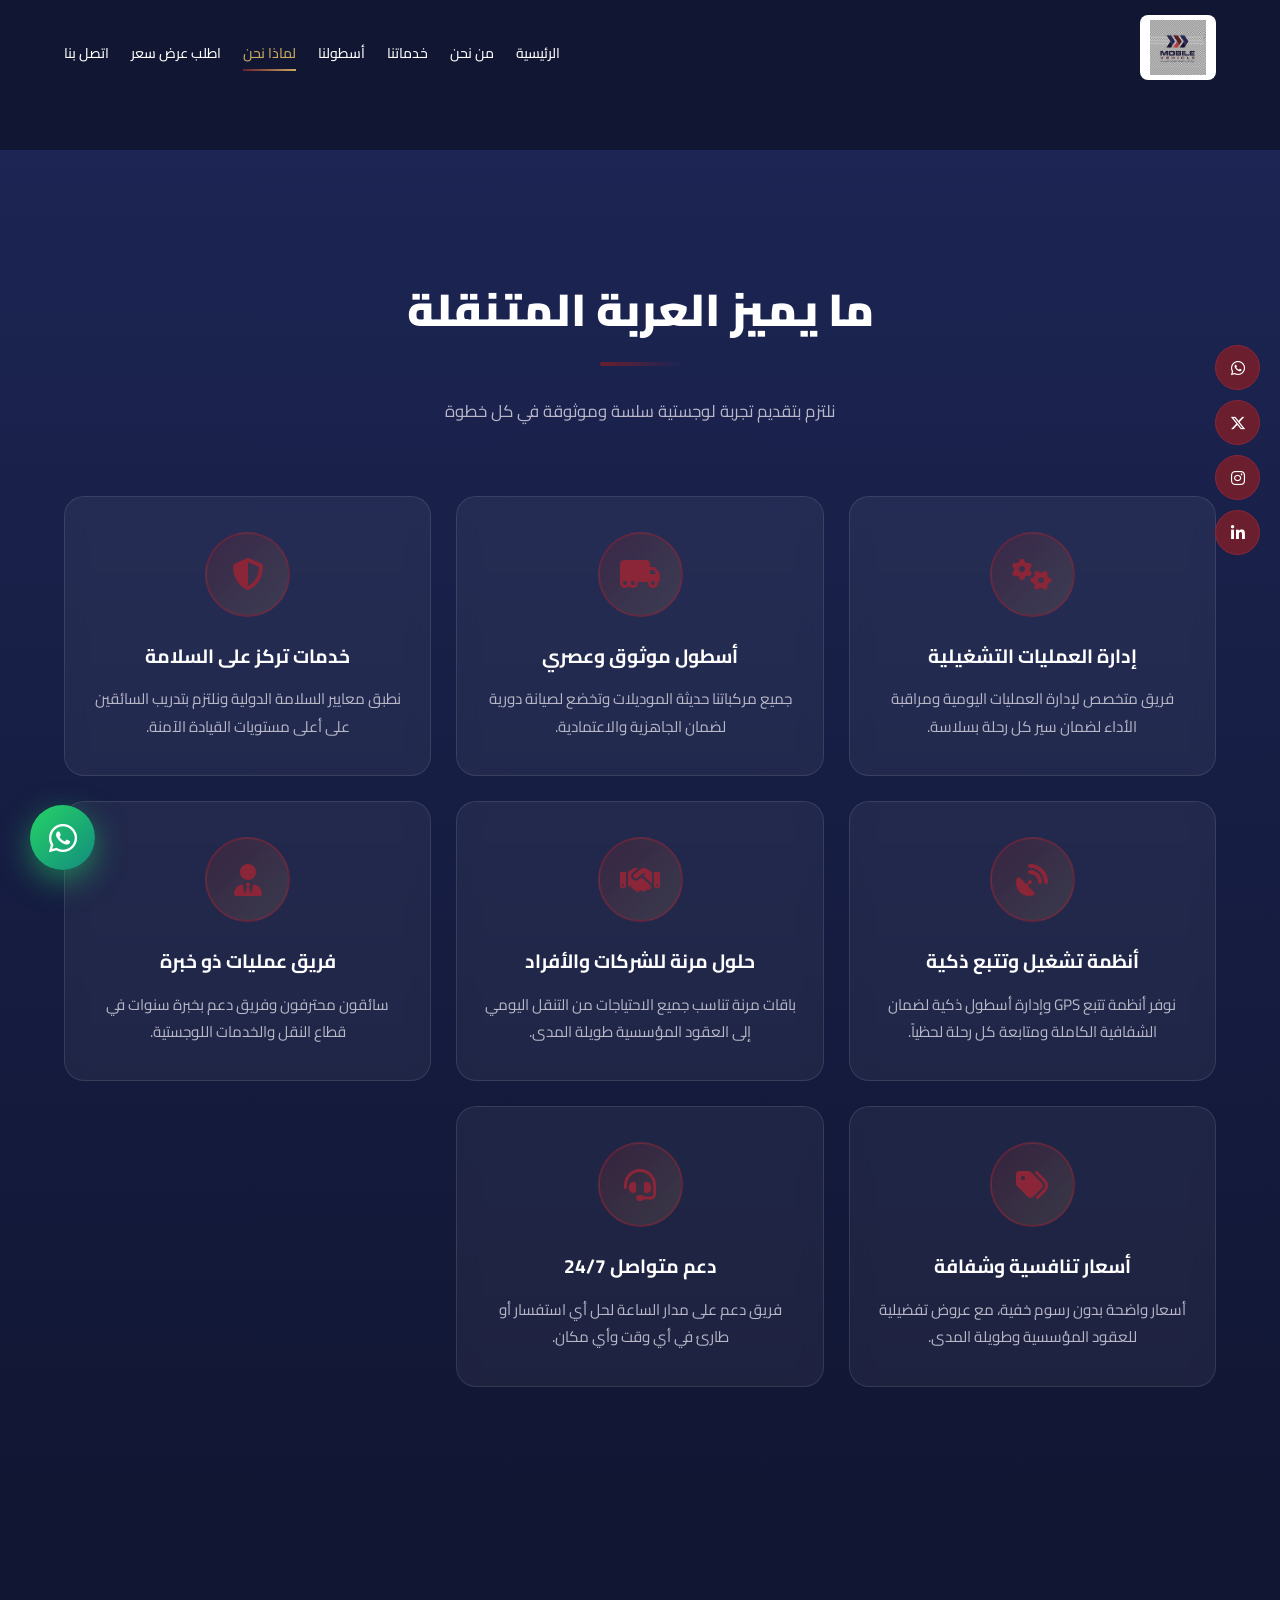
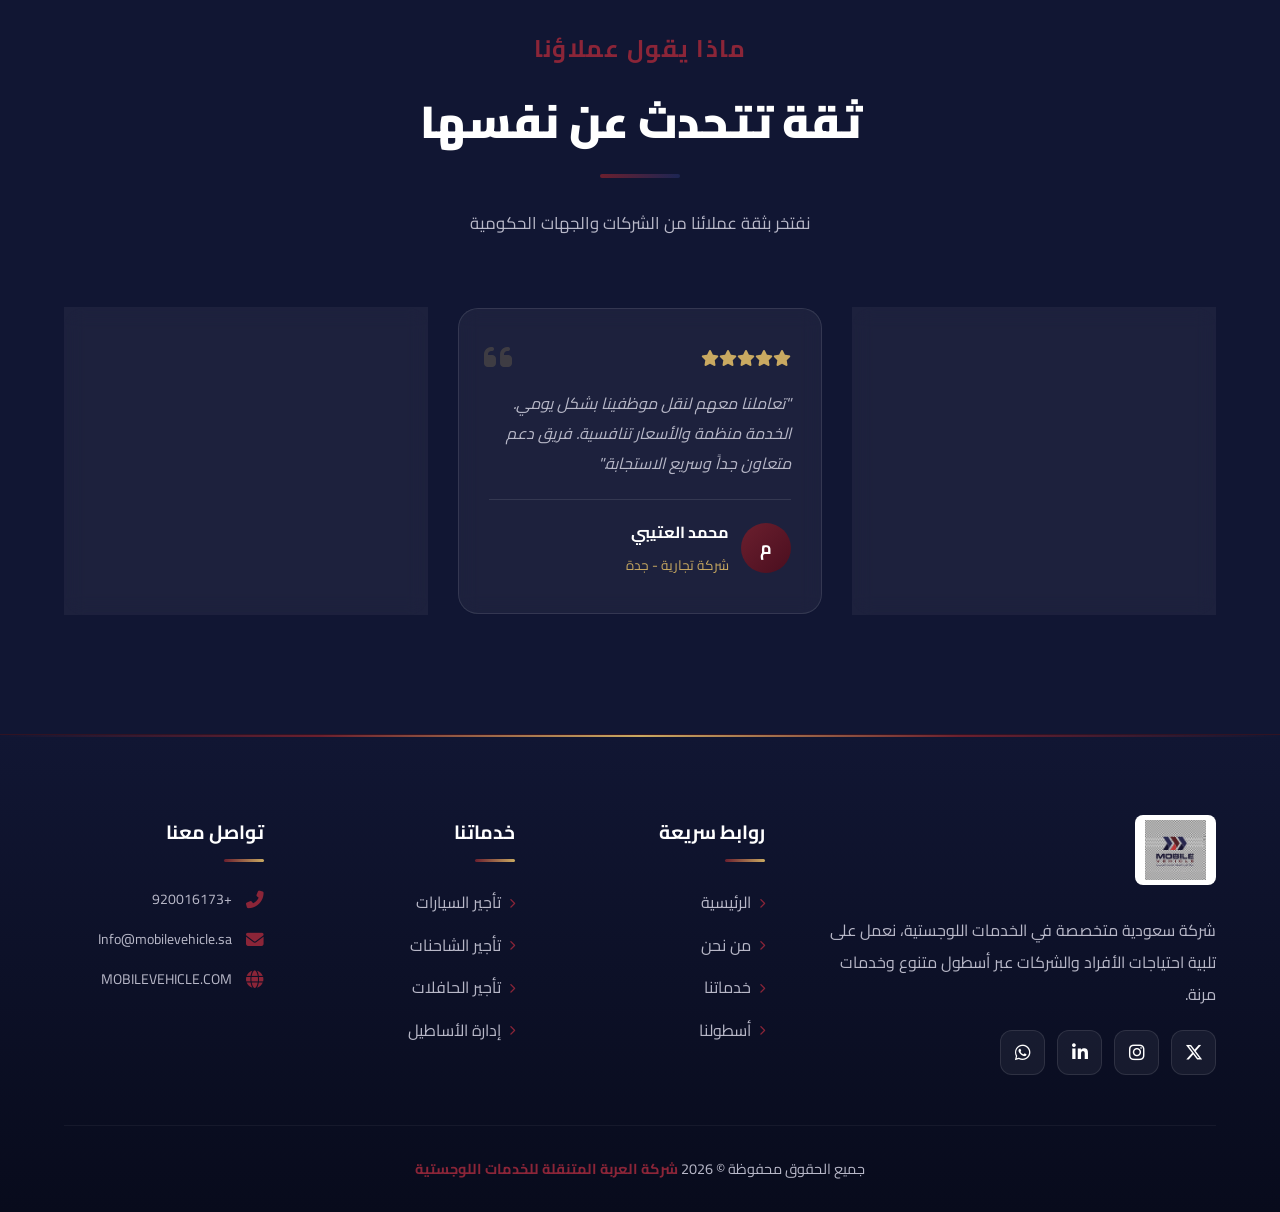
<file: why-us.html>
<!DOCTYPE html>
<html lang="ar" dir="rtl">
<head>
<meta charset="UTF-8">
<meta name="viewport" content="width=device-width, initial-scale=1.0">
<title>العربة المتنقلة | لماذا نحن</title>
<link href="https://fonts.googleapis.com/css2?family=Cairo:wght@300;400;500;600;700;900&display=swap" rel="stylesheet">
<link rel="stylesheet" href="https://cdnjs.cloudflare.com/ajax/libs/font-awesome/6.5.1/css/all.min.css">
<link rel="stylesheet" href="style.css">
</head>
<body>

<div class="progress-bar" id="progressBar"></div>

<header id="mainHeader">
    <div class="logo"><a href="index.html"><img src="logo.jpeg" alt="شعار" class="logo-img"></a></div>
    <nav>
        <ul>
            <li><a href="index.html">الرئيسية</a></li>
            <li><a href="about.html">من نحن</a></li>
            <li><a href="services.html">خدماتنا</a></li>
            <li><a href="fleet.html">أسطولنا</a></li>
            <li><a href="why-us.html" class="active">لماذا نحن</a></li>
            <li><a href="quote.html">اطلب عرض سعر</a></li>
            <li><a href="contact.html">اتصل بنا</a></li>
        </ul>
    </nav>
</header>

<div class="inner-page">
    <section class="why-us" id="why">
        <div class="section-title" data-aos="fade-up">
            <h2>ما يميز العربة المتنقلة</h2>
            <p>نلتزم بتقديم تجربة لوجستية سلسة وموثوقة في كل خطوة</p>
        </div>
        <div class="features-grid">
            <div class="feature-card" data-aos="flip-left" data-aos-delay="0">
                <div class="feature-icon-wrap"><i class="fas fa-cogs"></i></div>
                <h3>إدارة العمليات التشغيلية</h3>
                <p>فريق متخصص لإدارة العمليات اليومية ومراقبة الأداء لضمان سير كل رحلة بسلاسة.</p>
            </div>
            <div class="feature-card" data-aos="flip-left" data-aos-delay="50">
                <div class="feature-icon-wrap"><i class="fas fa-truck-moving"></i></div>
                <h3>أسطول موثوق وعصري</h3>
                <p>جميع مركباتنا حديثة الموديلات وتخضع لصيانة دورية لضمان الجاهزية والاعتمادية.</p>
            </div>
            <div class="feature-card" data-aos="flip-left" data-aos-delay="100">
                <div class="feature-icon-wrap"><i class="fas fa-shield-alt"></i></div>
                <h3>خدمات تركز على السلامة</h3>
                <p>نطبق معايير السلامة الدولية ونلتزم بتدريب السائقين على أعلى مستويات القيادة الآمنة.</p>
            </div>
            <div class="feature-card" data-aos="flip-left" data-aos-delay="150">
                <div class="feature-icon-wrap"><i class="fas fa-satellite-dish"></i></div>
                <h3>أنظمة تشغيل وتتبع ذكية</h3>
                <p>نوفر أنظمة تتبع GPS وإدارة أسطول ذكية لضمان الشفافية الكاملة ومتابعة كل رحلة لحظياً.</p>
            </div>
            <div class="feature-card" data-aos="flip-left" data-aos-delay="200">
                <div class="feature-icon-wrap"><i class="fas fa-handshake"></i></div>
                <h3>حلول مرنة للشركات والأفراد</h3>
                <p>باقات مرنة تناسب جميع الاحتياجات من التنقل اليومي إلى العقود المؤسسية طويلة المدى.</p>
            </div>
            <div class="feature-card" data-aos="flip-left" data-aos-delay="250">
                <div class="feature-icon-wrap"><i class="fas fa-user-tie"></i></div>
                <h3>فريق عمليات ذو خبرة</h3>
                <p>سائقون محترفون وفريق دعم بخبرة سنوات في قطاع النقل والخدمات اللوجستية.</p>
            </div>
            <div class="feature-card" data-aos="flip-left" data-aos-delay="300">
                <div class="feature-icon-wrap"><i class="fas fa-tags"></i></div>
                <h3>أسعار تنافسية وشفافة</h3>
                <p>أسعار واضحة بدون رسوم خفية، مع عروض تفضيلية للعقود المؤسسية وطويلة المدى.</p>
            </div>
            <div class="feature-card" data-aos="flip-left" data-aos-delay="350">
                <div class="feature-icon-wrap"><i class="fas fa-headset"></i></div>
                <h3>دعم متواصل 24/7</h3>
                <p>فريق دعم على مدار الساعة لحل أي استفسار أو طارئ في أي وقت وأي مكان.</p>
            </div>
        </div>
    </section>

    <section class="testimonials-section">
        <div class="section-title" data-aos="fade-up">
            <span class="section-label">ماذا يقول عملاؤنا</span>
            <h2>ثقة تتحدث عن نفسها</h2>
            <p>نفتخر بثقة عملائنا من الشركات والجهات الحكومية</p>
        </div>
        <div class="testimonials-grid">
            <div class="testimonial-card" data-aos="fade-up" data-aos-delay="0">
                <div class="testimonial-stars">
                    <i class="fas fa-star"></i><i class="fas fa-star"></i><i class="fas fa-star"></i><i class="fas fa-star"></i><i class="fas fa-star"></i>
                </div>
                <p class="testimonial-text">"خدمة ممتازة والتزام تام بالمواعيد. أسطول حديث وسائقون محترفون. تعاملنا معهم في مشاريع كبرى وكانوا دائماً في الموعد."</p>
                <div class="testimonial-author">
                    <div class="testimonial-avatar">أ</div>
                    <div class="testimonial-info">
                        <h4>أحمد المالكي</h4>
                        <span>شركة مقاولات - الرياض</span>
                    </div>
                </div>
            </div>
            <div class="testimonial-card" data-aos="fade-up" data-aos-delay="100">
                <div class="testimonial-stars">
                    <i class="fas fa-star"></i><i class="fas fa-star"></i><i class="fas fa-star"></i><i class="fas fa-star"></i><i class="fas fa-star"></i>
                </div>
                <p class="testimonial-text">"تعاملنا معهم لنقل موظفينا بشكل يومي. الخدمة منظمة والأسعار تنافسية. فريق دعم متعاون جداً وسريع الاستجابة."</p>
                <div class="testimonial-author">
                    <div class="testimonial-avatar">م</div>
                    <div class="testimonial-info">
                        <h4>محمد العتيبي</h4>
                        <span>شركة تجارية - جدة</span>
                    </div>
                </div>
            </div>
            <div class="testimonial-card" data-aos="fade-up" data-aos-delay="200">
                <div class="testimonial-stars">
                    <i class="fas fa-star"></i><i class="fas fa-star"></i><i class="fas fa-star"></i><i class="fas fa-star"></i><i class="fas fa-star"></i>
                </div>
                <p class="testimonial-text">"استعنا بخدماتهم في فعالية كبيرة وكانوا على قدر المسؤولية. مركبات نظيفة ومنظمة وتجهيز احترافي حسب الطلب."</p>
                <div class="testimonial-author">
                    <div class="testimonial-avatar">س</div>
                    <div class="testimonial-info">
                        <h4>سارة القحطاني</h4>
                        <span>جهة حكومية - الدمام</span>
                    </div>
                </div>
            </div>
        </div>
    </section>
</div>

<div class="social-fixed">
    <a href="https://wa.me/966505509571" target="_blank"><i class="fab fa-whatsapp"></i></a>
    <a href="https://x.com/Mobilevehiclesa" target="_blank"><i class="fab fa-x-twitter"></i></a>
    <a href="https://instagram.com/Mobilevehiclesa" target="_blank"><i class="fab fa-instagram"></i></a>
    <a href="https://linkedin.com/company/Mobilevehiclesa" target="_blank"><i class="fab fa-linkedin-in"></i></a>
</div>

<footer>
    <!-- انسخي نفس الفوتر السابق هنا -->
    <div class="footer-content">
        <div class="footer-brand">
            <img src="logo.jpeg" alt="شعار">
            <p>شركة سعودية متخصصة في الخدمات اللوجستية، نعمل على تلبية احتياجات الأفراد والشركات عبر أسطول متنوع وخدمات مرنة.</p>
            <div class="social-links">
                <a href="https://x.com/Mobilevehiclesa" target="_blank"><i class="fab fa-x-twitter"></i></a>
                <a href="https://instagram.com/Mobilevehiclesa" target="_blank"><i class="fab fa-instagram"></i></a>
                <a href="https://linkedin.com/company/Mobilevehiclesa" target="_blank"><i class="fab fa-linkedin-in"></i></a>
                <a href="https://wa.me/966505509571" target="_blank"><i class="fab fa-whatsapp"></i></a>
            </div>
        </div>
        <div class="footer-col">
            <h3>روابط سريعة</h3>
            <ul>
                <li><a href="index.html">الرئيسية</a></li>
                <li><a href="about.html">من نحن</a></li>
                <li><a href="services.html">خدماتنا</a></li>
                <li><a href="fleet.html">أسطولنا</a></li>
            </ul>
        </div>
        <div class="footer-col">
            <h3>خدماتنا</h3>
            <ul>
                <li><a href="service-details.html?service=cars">تأجير السيارات</a></li>
                <li><a href="service-details.html?service=trucks">تأجير الشاحنات</a></li>
                <li><a href="service-details.html?service=buses">تأجير الحافلات</a></li>
                <li><a href="service-details.html?service=fleet">إدارة الأساطيل</a></li>
            </ul>
        </div>
        <div class="footer-col contact-info">
            <h3>تواصل معنا</h3>
            <p><i class="fas fa-phone-alt"></i> <a href="tel:+920016173">+920016173</a></p>
            <p><i class="fas fa-envelope"></i> <a href="mailto:Info@mobilevehicle.sa">Info@mobilevehicle.sa</a></p>
            <p><i class="fas fa-globe"></i> <a href="https://MOBILEVEHICLE.COM" target="_blank">MOBILEVEHICLE.COM</a></p>
        </div>
    </div>
    <div class="footer-bottom">جميع الحقوق محفوظة &copy; 2026 <span>شركة العربة المتنقلة للخدمات اللوجستية</span></div>
</footer>

<a href="https://wa.me/966505509571" class="whatsapp-float" target="_blank"><i class="fab fa-whatsapp"></i></a>
<button class="back-to-top" id="backToTop"><i class="fas fa-chevron-up"></i></button>

<script src="https://unpkg.com/aos@2.3.1/dist/aos.js"></script>
<script>
AOS.init({ duration: 1000, once: true });
const progressBar = document.getElementById('progressBar');
const header = document.getElementById('mainHeader');
const backToTop = document.getElementById('backToTop');
window.addEventListener('scroll', () => {
    const scrollTop = window.pageYOffset;
    const docHeight = document.documentElement.scrollHeight - window.innerHeight;
    progressBar.style.width = (scrollTop / docHeight) * 100 + '%';
    header.classList.toggle('scrolled', scrollTop > 100);
    backToTop.classList.toggle('show', scrollTop > 500);
});
backToTop.addEventListener('click', () => window.scrollTo({ top: 0, behavior: 'smooth' }));
</script>
</body>
</html>
</file>
<file: style.css>
:root {
    --navy-dark: #111633; /* تم تفتيحه قليلاً */
    --navy: #1c2553;      /* تم تفتيحه قليلاً */
    --maroon-dark: #4A0E1F;
    --maroon: #6B1F2E;
    --maroon-bright: #8B2538;
    --gold: #C9A961;
    --white: #ffffff;
    --text-gray: #b8b8c8;
    --glass: rgba(255, 255, 255, 0.05);
    --glass-border: rgba(255, 255, 255, 0.1);
}
* { margin: 0; padding: 0; box-sizing: border-box; font-family: 'Cairo', sans-serif; }
html { scroll-behavior: smooth; }
body { background-color: var(--navy-dark); color: var(--white); line-height: 1.8; overflow-x: hidden; font-weight: 400; }

.progress-bar { position: fixed; top: 0; right: 0; height: 3px; background: linear-gradient(90deg, var(--maroon), var(--gold)); width: 0%; z-index: 9999; transition: width 0.1s ease; box-shadow: 0 0 15px var(--maroon); }

header { position: fixed; width: 100%; top: 0; z-index: 1000; padding: 15px 5%; display: flex; justify-content: space-between; align-items: center; transition: all 0.4s ease; background: transparent; }
header.scrolled { padding: 10px 5%; background: rgba(17, 22, 51, 0.95); backdrop-filter: blur(20px); box-shadow: 0 5px 30px rgba(0, 0, 0, 0.5); border-bottom: 1px solid rgba(107, 31, 46, 0.4); }
.logo { display: flex; align-items: center; gap: 15px; }
.logo-img { height: 65px; width: auto; object-fit: contain; transition: height 0.4s ease; background: white; padding: 5px 10px; border-radius: 8px; }
header.scrolled .logo-img { height: 50px; }

nav ul { list-style: none; display: flex; gap: 22px; }
nav ul li a { text-decoration: none; color: var(--white); font-weight: 500; font-size: 14px; transition: all 0.3s; position: relative; padding-bottom: 5px; }
nav ul li a::after { content: ''; position: absolute; bottom: 0; right: 0; width: 0; height: 2px; background: linear-gradient(90deg, var(--maroon), var(--gold)); transition: width 0.3s ease; }
nav ul li a:hover::after, nav ul li a.active::after { width: 100%; }
nav ul li a:hover, nav ul li a.active { color: var(--gold); }

.inner-page { padding-top: 150px; }

.hero { height: 100vh; min-height: 700px; background: linear-gradient(135deg, rgba(17, 22, 51, 0.9) 0%, rgba(28, 37, 83, 0.85) 50%, rgba(74, 14, 31, 0.7) 100%), url('hero.jpeg') center/cover no-repeat; display: flex; align-items: center; justify-content: center; text-align: center; padding: 120px 20px 80px; position: relative; overflow: hidden; }
.hero::before { content: ''; position: absolute; top: 0; left: 0; width: 100%; height: 100%; background: radial-gradient(circle at 20% 30%, rgba(107, 31, 46, 0.35), transparent 50%), radial-gradient(circle at 80% 70%, rgba(201, 169, 97, 0.15), transparent 50%); animation: pulseBg 10s ease-in-out infinite; }
@keyframes pulseBg { 0%, 100% { opacity: 0.5; transform: scale(1); } 50% { opacity: 1; transform: scale(1.1); } }
.hero-content { position: relative; z-index: 2; max-width: 1000px; }
.hero-badge { display: inline-block; padding: 8px 25px; background: rgba(107, 31, 46, 0.4); border: 1px solid var(--maroon-bright); border-radius: 50px; color: var(--white); font-size: 14px; font-weight: 600; margin-bottom: 25px; letter-spacing: 1px; backdrop-filter: blur(10px); animation: fadeInUp 1s ease 0.1s both; }
.hero-badge i { color: var(--gold); margin-left: 8px; }
.hero-content h1 { font-size: 3.5rem; font-weight: 900; margin-bottom: 25px; line-height: 1.3; text-shadow: 0 5px 30px rgba(0, 0, 0, 0.8); animation: fadeInUp 1s ease 0.3s both; }
.hero-content h1 span { background: linear-gradient(90deg, var(--maroon-bright), var(--gold)); -webkit-background-clip: text; -webkit-text-fill-color: transparent; background-clip: text; }
.hero-content p { font-size: 1.2rem; max-width: 800px; margin: 0 auto 40px; color: #e0e0e8; text-shadow: 0 2px 10px rgba(0, 0, 0, 0.6); animation: fadeInUp 1s ease 0.5s both; }
.hero-buttons { display: flex; gap: 15px; justify-content: center; flex-wrap: wrap; animation: fadeInUp 1s ease 0.7s both; }
@keyframes fadeInUp { from { opacity: 0; transform: translateY(40px); } to { opacity: 1; transform: translateY(0); } }

.btn { display: inline-flex; align-items: center; gap: 10px; padding: 15px 35px; border-radius: 50px; text-decoration: none; font-weight: 600; font-size: 15px; transition: all 0.4s ease; cursor: pointer; border: none; position: relative; overflow: hidden; font-family: 'Cairo', sans-serif; }
.btn-primary { background: linear-gradient(135deg, var(--maroon), var(--maroon-dark)); color: var(--white); box-shadow: 0 10px 30px rgba(107, 31, 46, 0.5); }
.btn-primary:hover { transform: translateY(-5px); box-shadow: 0 15px 40px rgba(107, 31, 46, 0.7); }
.btn-outline { background: rgba(255, 255, 255, 0.1); border: 2px solid rgba(255, 255, 255, 0.4); color: var(--white); backdrop-filter: blur(10px); }
.btn-outline:hover { background: var(--white); color: var(--navy); border-color: var(--white); transform: translateY(-5px); }

.section-title { text-align: center; margin-bottom: 70px; }
.section-label { display: block; font-size: 1.5rem; font-weight: 700; color: var(--maroon-bright); margin-bottom: 12px; letter-spacing: 1.5px; }
.section-title h2 { font-size: 2.8rem; font-weight: 900; color: var(--white); margin-bottom: 15px; position: relative; display: inline-block; }
.section-title h2::after { content: ''; position: absolute; bottom: -15px; right: 50%; transform: translateX(50%); width: 80px; height: 4px; background: linear-gradient(90deg, var(--maroon), var(--navy)); border-radius: 2px; animation: expandLine 3s ease infinite; }
@keyframes expandLine { 0%, 100% { width: 80px; } 50% { width: 160px; } }
.section-title p { color: var(--text-gray); max-width: 800px; margin: 30px auto 0; font-size: 1.05rem; }

.about-section { padding: 120px 5%; background: linear-gradient(180deg, var(--navy-dark) 0%, var(--navy) 100%); }
.about-content { display: grid; grid-template-columns: 1fr 1fr; gap: 60px; align-items: center; max-width: 1400px; margin: 0 auto; }
.about-text h3 { font-size: 1.9rem; color: var(--white); margin-bottom: 25px; font-weight: 700; line-height: 1.7; }
.about-text h3 .highlight-text { color: var(--maroon-bright); font-weight: 900; }
.about-text p { color: var(--text-gray); margin-bottom: 20px; font-size: 1.05rem; line-height: 2; }
.about-stats { display: grid; grid-template-columns: repeat(3, 1fr); gap: 20px; margin-top: 40px; }
.stat-box { text-align: center; padding: 25px 15px; background: var(--glass); border: 1px solid var(--glass-border); border-radius: 15px; backdrop-filter: blur(10px); transition: all 0.4s ease; }
.stat-box:hover { transform: translateY(-10px); border-color: var(--maroon-bright); box-shadow: 0 15px 40px rgba(107, 31, 46, 0.4); }
.stat-box .num { font-size: 2.3rem; font-weight: 900; background: linear-gradient(135deg, var(--maroon-bright), var(--gold)); -webkit-background-clip: text; -webkit-text-fill-color: transparent; display: block; }
.stat-box .label { color: var(--text-gray); font-size: 14px; margin-top: 5px; }
.about-image { position: relative; border-radius: 20px; overflow: hidden; box-shadow: 0 30px 60px rgba(0, 0, 0, 0.5); }
.about-image img { width: 100%; height: 500px; object-fit: cover; display: block; transition: transform 0.8s ease; }
.about-image:hover img { transform: scale(1.08); }
.about-image::after { content: ''; position: absolute; top: 0; left: 0; width: 100%; height: 100%; background: linear-gradient(135deg, rgba(107, 31, 46, 0.4), transparent 60%); pointer-events: none; }

.vision-section { padding: 120px 5%; background: var(--navy-dark); position: relative; overflow: hidden; }
.vision-section::before { content: ''; position: absolute; top: -50%; right: -20%; width: 600px; height: 600px; background: radial-gradient(circle, rgba(107, 31, 46, 0.2), transparent 70%); border-radius: 50%; animation: float 15s ease-in-out infinite; }
@keyframes float { 0%, 100% { transform: translate(0, 0); } 50% { transform: translate(-30px, 30px); } }
.vision-grid { display: grid; grid-template-columns: 1fr 1fr; gap: 40px; max-width: 1200px; margin: 0 auto; position: relative; z-index: 2; }
.vision-card { padding: 50px 40px; background: var(--glass); border: 1px solid var(--glass-border); border-radius: 20px; backdrop-filter: blur(20px); position: relative; overflow: hidden; transition: all 0.5s ease; }
.vision-card::before { content: ''; position: absolute; top: 0; right: 0; width: 5px; height: 100%; background: linear-gradient(180deg, var(--maroon), var(--gold)); transform: scaleY(0); transform-origin: top; transition: transform 0.5s ease; }
.vision-card:hover::before { transform: scaleY(1); }
.vision-card:hover { transform: translateY(-10px); border-color: var(--maroon-bright); box-shadow: 0 30px 60px rgba(107, 31, 46, 0.3); }
.vision-icon { width: 80px; height: 80px; border-radius: 20px; background: linear-gradient(135deg, var(--maroon), var(--maroon-dark)); display: flex; align-items: center; justify-content: center; font-size: 2rem; color: var(--white); margin-bottom: 25px; box-shadow: 0 10px 30px rgba(107, 31, 46, 0.5); transition: transform 0.5s ease; }
.vision-card:hover .vision-icon { transform: rotateY(360deg) scale(1.1); }
.vision-card h3 { font-size: 1.7rem; margin-bottom: 20px; color: var(--white); font-weight: 700; }
.vision-card p { color: var(--text-gray); line-height: 2; font-size: 1.05rem; }

.services { padding: 120px 5%; background: linear-gradient(180deg, var(--navy) 0%, var(--navy-dark) 100%); }
.services-grid { display: grid; grid-template-columns: repeat(auto-fit, minmax(320px, 1fr)); gap: 30px; max-width: 1400px; margin: 0 auto; }
.service-card { background: var(--glass); border: 1px solid var(--glass-border); border-radius: 20px; overflow: hidden; backdrop-filter: blur(10px); transition: all 0.5s ease; position: relative; text-decoration: none; display: block; color: inherit; }
.service-card:hover { transform: translateY(-15px); border-color: var(--maroon-bright); box-shadow: 0 30px 60px rgba(107, 31, 46, 0.35); }
.service-img-wrap { position: relative; height: 220px; overflow: hidden; }
.service-img-wrap img { width: 100%; height: 100%; object-fit: cover; transition: transform 0.8s ease; }
.service-card:hover .service-img-wrap img { transform: scale(1.15); }
.service-img-wrap::after { content: ''; position: absolute; top: 0; left: 0; width: 100%; height: 100%; background: linear-gradient(180deg, transparent 30%, rgba(17, 22, 51, 0.95) 100%); }
.service-number { position: absolute; top: 20px; right: 20px; background: rgba(107, 31, 46, 0.95); color: var(--white); width: 50px; height: 50px; border-radius: 50%; display: flex; align-items: center; justify-content: center; font-weight: 900; font-size: 1.2rem; z-index: 2; backdrop-filter: blur(10px); border: 2px solid rgba(255, 255, 255, 0.2); }
.service-content { padding: 30px; }
.service-icon { width: 60px; height: 60px; border-radius: 15px; background: linear-gradient(135deg, rgba(107, 31, 46, 0.3), rgba(201, 169, 97, 0.15)); border: 1px solid rgba(139, 37, 56, 0.5); display: flex; align-items: center; justify-content: center; font-size: 1.5rem; color: var(--maroon-bright); margin-bottom: 20px; transition: all 0.5s ease; }
.service-card:hover .service-icon { background: linear-gradient(135deg, var(--maroon), var(--maroon-dark)); color: var(--white); transform: rotate(-10deg) scale(1.1); }
.service-content h3 { font-size: 1.4rem; color: var(--white); margin-bottom: 15px; font-weight: 700; }
.service-content p { color: var(--text-gray); font-size: 1rem; line-height: 1.9; }

.detailed-services { padding: 120px 5%; background: var(--navy-dark); position: relative; overflow: hidden; }
.details-grid { display: grid; grid-template-columns: repeat(auto-fit, minmax(320px, 1fr)); gap: 30px; max-width: 1400px; margin: 0 auto; position: relative; z-index: 2; }
.detail-card { padding: 40px 30px; background: var(--glass); border: 1px solid var(--glass-border); border-radius: 20px; backdrop-filter: blur(10px); transition: all 0.5s ease; }
.detail-card:hover { transform: translateY(-10px); border-color: var(--maroon-bright); box-shadow: 0 30px 60px rgba(107, 31, 46, 0.3); }
.detail-card .detail-icon { width: 70px; height: 70px; border-radius: 18px; background: linear-gradient(135deg, var(--maroon), var(--maroon-dark)); display: flex; align-items: center; justify-content: center; font-size: 1.8rem; color: var(--white); margin-bottom: 22px; box-shadow: 0 10px 30px rgba(107, 31, 46, 0.5); transition: transform 0.5s ease; }
.detail-card:hover .detail-icon { transform: rotateY(360deg); }
.detail-card h3 { font-size: 1.4rem; color: var(--white); margin-bottom: 18px; font-weight: 700; }
.detail-card ul { list-style: none; }
.detail-card ul li { color: var(--text-gray); padding: 8px 0; display: flex; align-items: flex-start; gap: 10px; font-size: 1rem; border-bottom: 1px solid rgba(255, 255, 255, 0.05); }
.detail-card ul li:last-child { border-bottom: none; }
.detail-card ul li i { color: var(--gold); font-size: 0.9rem; margin-top: 6px; flex-shrink: 0; }

.stats-bar { padding: 80px 5%; background: linear-gradient(135deg, #4A0E1F 0%, #1c2553 50%, #111633 100%); position: relative; overflow: hidden; }
.stats-container { display: grid; grid-template-columns: repeat(auto-fit, minmax(180px, 1fr)); gap: 30px; max-width: 1300px; margin: 0 auto; position: relative; z-index: 2; text-align: center; }
.stat-item i { font-size: 2.5rem; color: var(--gold); margin-bottom: 15px; display: inline-block; transition: transform 0.5s ease; }
.stat-item:hover i { transform: rotateY(360deg); }
.stat-item .stat-num { font-size: 2.5rem; font-weight: 900; color: var(--white); display: block; line-height: 1; }
.stat-item .stat-label { color: rgba(255, 255, 255, 0.9); margin-top: 10px; font-size: 1rem; font-weight: 600; }

.coverage-section { padding: 120px 5%; background: linear-gradient(180deg, var(--navy) 0%, var(--navy-dark) 100%); }
.coverage-grid { display: grid; grid-template-columns: repeat(auto-fit, minmax(150px, 1fr)); gap: 15px; max-width: 1000px; margin: 0 auto; }
.coverage-city { padding: 20px; background: var(--glass); border: 1px solid var(--glass-border); border-radius: 12px; text-align: center; transition: all 0.4s ease; backdrop-filter: blur(10px); }
.coverage-city:hover { transform: translateY(-8px); border-color: var(--maroon-bright); box-shadow: 0 15px 40px rgba(107, 31, 46, 0.3); }
.coverage-city i { font-size: 1.5rem; color: var(--maroon-bright); margin-bottom: 10px; display: block; transition: transform 0.5s ease; }
.coverage-city:hover i { transform: scale(1.3); color: var(--gold); }
.coverage-city span { color: var(--white); font-weight: 600; font-size: 1rem; }

.gallery-section { padding: 120px 5%; background: var(--navy-dark); }
.gallery-grid { display: grid; grid-template-columns: repeat(3, 1fr); gap: 20px; max-width: 1200px; margin: 0 auto; }
.gallery-item { position: relative; overflow: hidden; border-radius: 15px; cursor: pointer; border: 1px solid var(--glass-border); width: 100%; height: 280px; }
.gallery-item img { width: 100%; height: 100%; object-fit: cover; transition: transform 0.8s ease; display: block; }
.gallery-item::after { content: '\f00e'; font-family: 'Font Awesome 6 Free'; font-weight: 900; position: absolute; top: 50%; left: 50%; transform: translate(-50%, -50%) scale(0); color: var(--white); font-size: 2rem; transition: transform 0.4s ease; z-index: 2; }
.gallery-item::before { content: ''; position: absolute; top: 0; left: 0; width: 100%; height: 100%; background: linear-gradient(135deg, rgba(107, 31, 46, 0), rgba(28, 37, 83, 0)); transition: background 0.4s ease; z-index: 1; }
.gallery-item:hover::before { background: linear-gradient(135deg, rgba(107, 31, 46, 0.8), rgba(28, 37, 83, 0.8)); }
.gallery-item:hover::after { transform: translate(-50%, -50%) scale(1); }
.gallery-item:hover img { transform: scale(1.15); }

.why-us { padding: 120px 5%; background: linear-gradient(180deg, var(--navy) 0%, var(--navy-dark) 100%); }
.features-grid { display: grid; grid-template-columns: repeat(auto-fit, minmax(270px, 1fr)); gap: 25px; max-width: 1400px; margin: 0 auto; }
.feature-card { padding: 35px 25px; background: var(--glass); border: 1px solid var(--glass-border); border-radius: 20px; backdrop-filter: blur(10px); text-align: center; transition: all 0.5s ease; position: relative; overflow: hidden; }
.feature-card:hover { transform: translateY(-15px); border-color: var(--maroon-bright); box-shadow: 0 30px 60px rgba(107, 31, 46, 0.35); }
.feature-icon-wrap { width: 85px; height: 85px; margin: 0 auto 22px; border-radius: 50%; background: linear-gradient(135deg, rgba(107, 31, 46, 0.3), rgba(201, 169, 97, 0.15)); border: 2px solid rgba(139, 37, 56, 0.5); display: flex; align-items: center; justify-content: center; font-size: 2rem; color: var(--maroon-bright); transition: all 0.5s ease; }
.feature-card:hover .feature-icon-wrap { background: linear-gradient(135deg, var(--maroon), var(--maroon-dark)); color: var(--white); transform: rotateY(360deg); box-shadow: 0 15px 40px rgba(107, 31, 46, 0.6); }
.feature-card h3 { font-size: 1.2rem; color: var(--white); margin-bottom: 12px; font-weight: 700; }
.feature-card p { color: var(--text-gray); font-size: 0.95rem; line-height: 1.8; }

.testimonials-section { padding: 120px 5%; background: var(--navy-dark); position: relative; overflow: hidden; }
.testimonials-grid { display: grid; grid-template-columns: repeat(auto-fit, minmax(320px, 1fr)); gap: 30px; max-width: 1300px; margin: 0 auto; position: relative; z-index: 2; }
.testimonial-card { padding: 35px 30px; background: var(--glass); border: 1px solid var(--glass-border); border-radius: 20px; backdrop-filter: blur(10px); transition: all 0.5s ease; position: relative; }
.testimonial-card::before { content: '\f10d'; font-family: 'Font Awesome 6 Free'; font-weight: 900; position: absolute; top: 20px; left: 25px; font-size: 2rem; color: rgba(201, 169, 97, 0.2); }
.testimonial-card:hover { transform: translateY(-10px); border-color: var(--maroon-bright); box-shadow: 0 30px 60px rgba(107, 31, 46, 0.3); }
.testimonial-stars { color: var(--gold); margin-bottom: 15px; font-size: 1rem; }
.testimonial-text { color: var(--text-gray); font-size: 1rem; line-height: 1.9; margin-bottom: 20px; font-style: italic; }
.testimonial-author { display: flex; align-items: center; gap: 12px; border-top: 1px solid var(--glass-border); padding-top: 18px; }
.testimonial-avatar { width: 50px; height: 50px; border-radius: 50%; background: linear-gradient(135deg, var(--maroon), var(--maroon-dark)); display: flex; align-items: center; justify-content: center; color: var(--white); font-weight: 700; font-size: 1.1rem; }
.testimonial-info h4 { color: var(--white); font-size: 1rem; font-weight: 700; margin-bottom: 3px; }
.testimonial-info span { color: var(--gold); font-size: 0.85rem; }

.app-section { padding: 120px 5%; background: linear-gradient(180deg, var(--navy) 0%, var(--navy-dark) 100%); position: relative; overflow: hidden; }
.app-container { display: grid; grid-template-columns: 1fr 1fr; gap: 60px; align-items: center; max-width: 1400px; margin: 0 auto; position: relative; z-index: 2; }
.app-text h3 { font-size: 2.3rem; color: var(--white); margin-bottom: 20px; font-weight: 900; line-height: 1.4; }
.app-text h3 span { color: var(--maroon-bright); }
.app-text > p { color: var(--text-gray); font-size: 1.05rem; margin-bottom: 30px; }
.app-features { list-style: none; }
.app-features li { display: flex; align-items: flex-start; gap: 15px; margin-bottom: 18px; padding: 15px 20px; background: var(--glass); border: 1px solid var(--glass-border); border-radius: 12px; color: var(--text-gray); transition: all 0.3s ease; }
.app-features li:hover { transform: translateX(-10px); border-color: var(--maroon-bright); background: rgba(107, 31, 46, 0.1); }
.app-features li i { color: var(--maroon-bright); font-size: 1.2rem; margin-top: 5px; flex-shrink: 0; }
.app-images { display: grid; grid-template-columns: 1fr 1fr; gap: 20px; align-items: center; }
.app-images img { width: 100%; border-radius: 20px; box-shadow: 0 30px 60px rgba(0, 0, 0, 0.6); transition: transform 0.5s ease; animation: floatApp 5s ease-in-out infinite; }
.app-images img:nth-child(2) { animation-delay: 0.5s; }
.app-images img:hover { transform: translateY(-15px) scale(1.03); }
@keyframes floatApp { 0%, 100% { transform: translateY(0); } 50% { transform: translateY(-15px); } }

.quote-section { padding: 120px 5%; background: var(--navy-dark); position: relative; overflow: hidden; }
.quote-container { max-width: 900px; margin: 0 auto; position: relative; z-index: 2; }
.quote-form { background: var(--glass); border: 1px solid var(--glass-border); border-radius: 25px; padding: 50px 40px; backdrop-filter: blur(20px); box-shadow: 0 30px 60px rgba(0, 0, 0, 0.4); }
.quote-form .form-row { display: grid; grid-template-columns: 1fr 1fr; gap: 20px; margin-bottom: 20px; }
.quote-form .form-group { display: flex; flex-direction: column; }
.quote-form label { color: var(--white); font-weight: 600; margin-bottom: 10px; font-size: 0.95rem; }
.quote-form label i { color: var(--maroon-bright); margin-left: 6px; }
.quote-form input, .quote-form select, .quote-form textarea { padding: 14px 18px; background: rgba(255, 255, 255, 0.05); border: 1px solid var(--glass-border); border-radius: 12px; color: var(--white); font-family: 'Cairo', sans-serif; font-size: 1rem; transition: all 0.3s ease; outline: none; }
.quote-form input:focus, .quote-form select:focus, .quote-form textarea:focus { border-color: var(--maroon-bright); background: rgba(255, 255, 255, 0.08); box-shadow: 0 0 0 3px rgba(107, 31, 46, 0.2); }
.quote-form select { cursor: pointer; }
.quote-form select option { background: var(--navy-dark); color: var(--white); }
.quote-form textarea { min-height: 120px; resize: vertical; }
.quote-form .form-full { margin-bottom: 20px; }
.quote-submit { width: 100%; padding: 16px; background: linear-gradient(135deg, var(--maroon), var(--maroon-dark)); color: var(--white); border: none; border-radius: 12px; font-size: 1.1rem; font-weight: 700; cursor: pointer; transition: all 0.4s ease; font-family: 'Cairo', sans-serif; display: flex; align-items: center; justify-content: center; gap: 10px; margin-top: 10px; }
.quote-submit:hover { transform: translateY(-3px); box-shadow: 0 15px 40px rgba(107, 31, 46, 0.6); }
.form-buttons { display: flex; gap: 15px; margin-top: 20px; flex-wrap: wrap; }
.btn-email { background: linear-gradient(135deg, var(--navy), var(--navy-dark)) !important; border: 1px solid var(--maroon-bright) !important; }

footer { background: linear-gradient(180deg, var(--navy-dark) 0%, #080b1c 100%); color: var(--white); padding: 80px 5% 30px; border-top: 1px solid rgba(107, 31, 46, 0.4); position: relative; }
footer::before { content: ''; position: absolute; top: 0; right: 0; width: 100%; height: 2px; background: linear-gradient(90deg, transparent, var(--maroon), var(--gold), var(--maroon), transparent); }
.footer-content { display: grid; grid-template-columns: 2fr 1fr 1fr 1fr; gap: 50px; max-width: 1400px; margin: 0 auto 50px; }
.footer-brand img { height: 70px; margin-bottom: 20px; background: white; padding: 5px 10px; border-radius: 8px; }
.footer-brand p { color: var(--text-gray); line-height: 2; margin-bottom: 20px; }
.social-links { display: flex; gap: 12px; }
.social-links a { width: 45px; height: 45px; border-radius: 12px; background: var(--glass); border: 1px solid var(--glass-border); display: flex; align-items: center; justify-content: center; color: var(--white); text-decoration: none; transition: all 0.4s ease; font-size: 18px; }
.social-links a:hover { background: linear-gradient(135deg, var(--maroon), var(--maroon-dark)); border-color: var(--maroon-bright); transform: translateY(-5px); box-shadow: 0 10px 25px rgba(107, 31, 46, 0.5); }
.footer-col h3 { font-size: 1.2rem; margin-bottom: 25px; color: var(--white); position: relative; padding-bottom: 12px; font-weight: 700; }
.footer-col h3::after { content: ''; position: absolute; bottom: 0; right: 0; width: 40px; height: 3px; background: linear-gradient(90deg, var(--maroon), var(--gold)); border-radius: 2px; }
.footer-col ul { list-style: none; }
.footer-col ul li { margin-bottom: 12px; }
.footer-col ul li a { color: var(--text-gray); text-decoration: none; transition: all 0.3s; display: inline-flex; align-items: center; gap: 8px; }
.footer-col ul li a::before { content: '\f054'; font-family: 'Font Awesome 6 Free'; font-weight: 900; font-size: 10px; color: var(--maroon-bright); transition: transform 0.3s; }
.footer-col ul li a:hover { color: var(--white); transform: translateX(-5px); }
.contact-info p { color: var(--text-gray); margin-bottom: 15px; display: flex; align-items: center; gap: 12px; font-size: 14px; }
.contact-info p i { color: var(--maroon-bright); font-size: 1.1rem; width: 20px; }
.contact-info a { color: var(--text-gray); text-decoration: none; transition: color 0.3s; }
.contact-info a:hover { color: var(--gold); }
.footer-bottom { text-align: center; padding-top: 30px; border-top: 1px solid rgba(255, 255, 255, 0.05); color: var(--text-gray); font-size: 0.9rem; }
.footer-bottom span { color: var(--maroon-bright); font-weight: 700; }

.whatsapp-float { position: fixed; bottom: 30px; left: 30px; background: linear-gradient(135deg, #25d366, #128c7e); color: #fff; border-radius: 50%; width: 65px; height: 65px; display: flex; align-items: center; justify-content: center; font-size: 32px; text-decoration: none; z-index: 1000; box-shadow: 0 10px 30px rgba(37, 211, 102, 0.5); transition: all 0.3s ease; animation: whatsappPulse 2s infinite; }
.whatsapp-float:hover { transform: scale(1.15) rotate(360deg); animation: none; }
@keyframes whatsappPulse { 0%, 100% { box-shadow: 0 0 0 0 rgba(37, 211, 102, 0.7), 0 10px 30px rgba(37, 211, 102, 0.5); } 50% { box-shadow: 0 0 0 20px rgba(37, 211, 102, 0), 0 10px 30px rgba(37, 211, 102, 0.5); } }

.back-to-top { position: fixed; bottom: 110px; left: 30px; background: linear-gradient(135deg, var(--navy), var(--navy-dark)); color: var(--white); width: 50px; height: 50px; border-radius: 50%; display: flex; align-items: center; justify-content: center; text-decoration: none; opacity: 0; visibility: hidden; transition: all 0.4s ease; z-index: 999; cursor: pointer; border: 1px solid var(--maroon-bright); font-size: 18px; }
.back-to-top.show { opacity: 1; visibility: visible; }
.back-to-top:hover { background: linear-gradient(135deg, var(--maroon), var(--maroon-dark)); transform: translateY(-5px); }

.social-fixed { position: fixed; right: 20px; top: 50%; transform: translateY(-50%); display: flex; flex-direction: column; gap: 10px; z-index: 1000; }
.social-fixed a { width: 45px; height: 45px; background: var(--maroon); color: white; border-radius: 50%; display: flex; align-items: center; justify-content: center; text-decoration: none; transition: all 0.3s ease; border: 1px solid var(--maroon-bright); }
.social-fixed a:hover { background: var(--gold); transform: scale(1.1); }

@media (max-width: 1024px) {
    .about-content, .vision-grid, .app-container { grid-template-columns: 1fr; }
    .footer-content { grid-template-columns: 1fr 1fr; }
    .gallery-grid { grid-template-columns: repeat(2, 1fr); }
    .gallery-item { height: 250px; }
    .quote-form .form-row { grid-template-columns: 1fr; }
    .social-fixed { display: none; }
}
@media (max-width: 768px) {
    header { flex-direction: column; padding: 12px; gap: 10px; }
    nav ul { gap: 12px; flex-wrap: wrap; justify-content: center; }
    nav ul li a { font-size: 12px; }
    .hero-content h1 { font-size: 1.8rem; }
    .hero-content p { font-size: 0.95rem; }
    .section-title h2 { font-size: 1.7rem; }
    .section-label { font-size: 1.2rem; }
    .logo-img { height: 50px; }
    .about-stats { grid-template-columns: repeat(3, 1fr); gap: 10px; }
    .stat-box .num { font-size: 1.5rem; }
    .stat-box .label { font-size: 11px; }
    .footer-content { grid-template-columns: 1fr; gap: 30px; }
    .gallery-grid { grid-template-columns: 1fr; }
    .gallery-item { height: 240px; }
    .app-images { grid-template-columns: 1fr; }
    .whatsapp-float { width: 55px; height: 55px; font-size: 28px; bottom: 20px; left: 20px; }
    .back-to-top { bottom: 90px; left: 20px; width: 45px; height: 45px; }
    .quote-form { padding: 30px 20px; }
    .coverage-grid { grid-template-columns: repeat(2, 1fr); }
}
</file>
